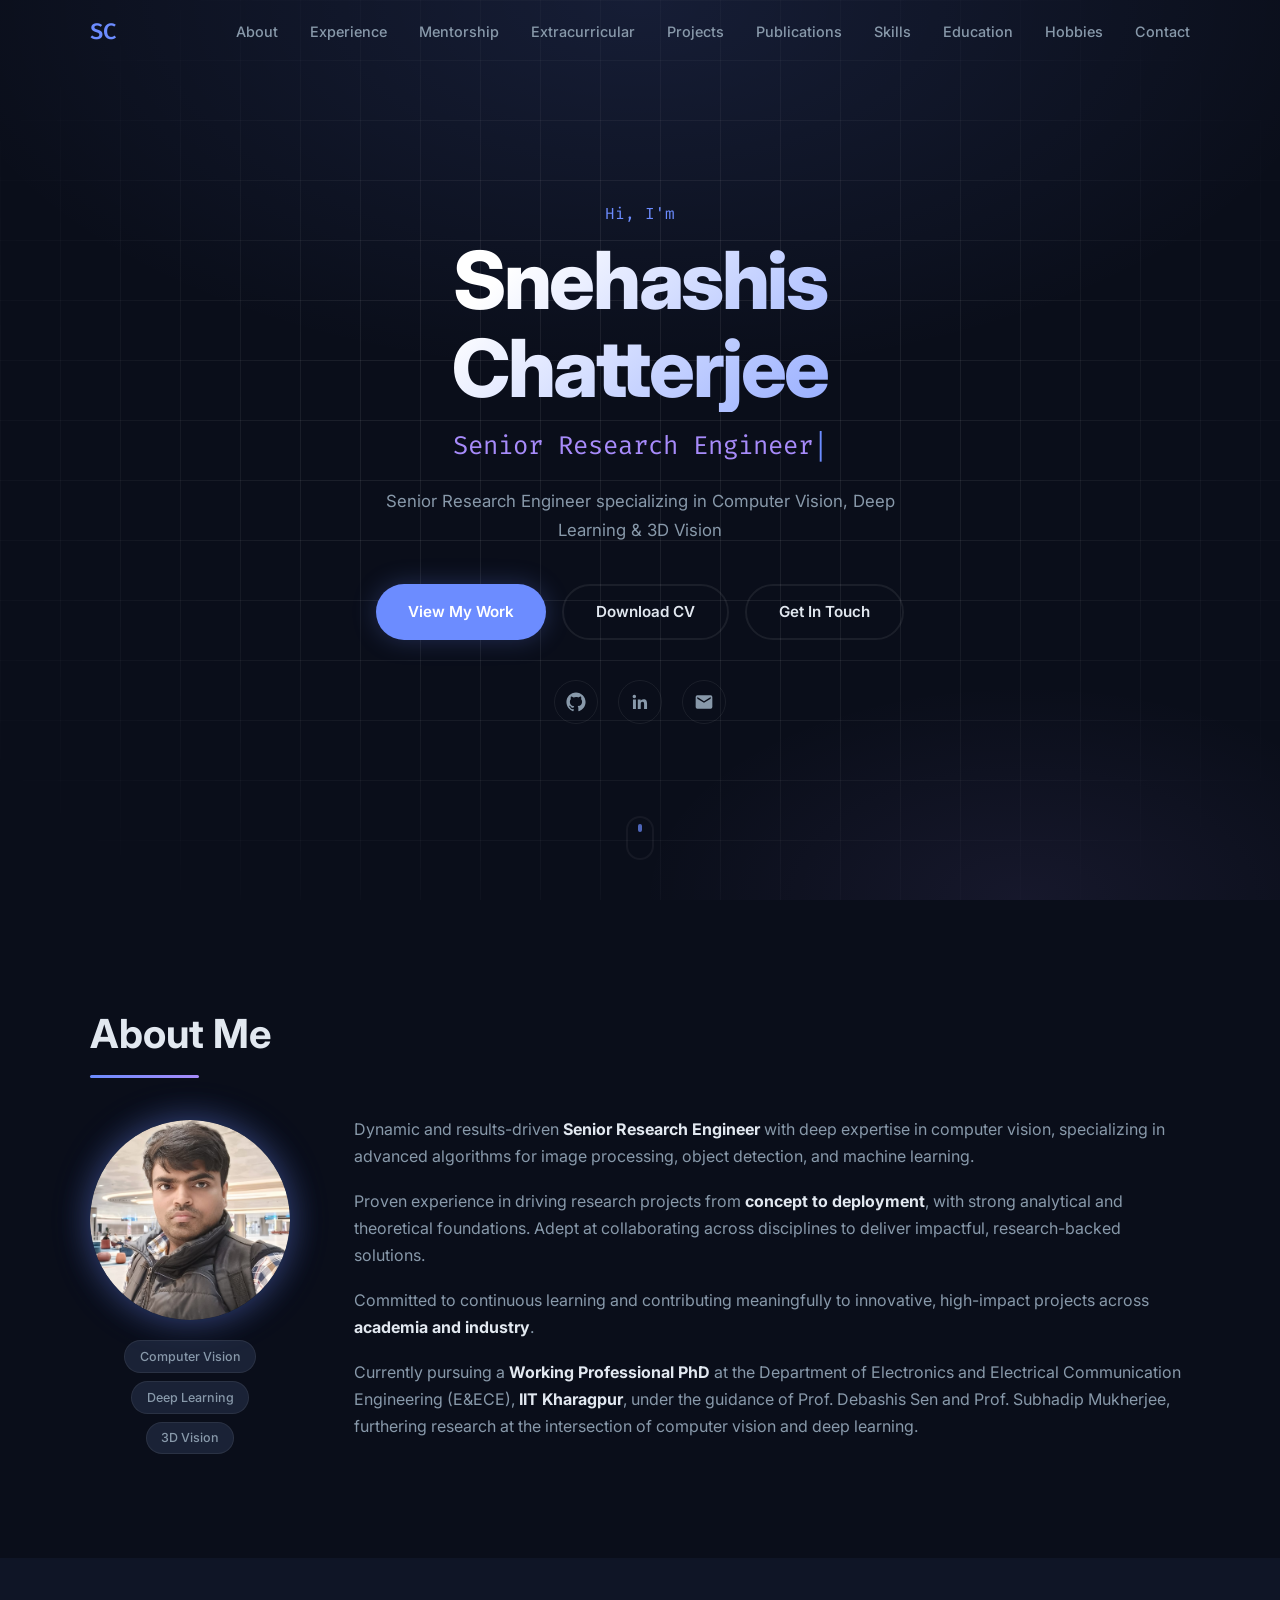
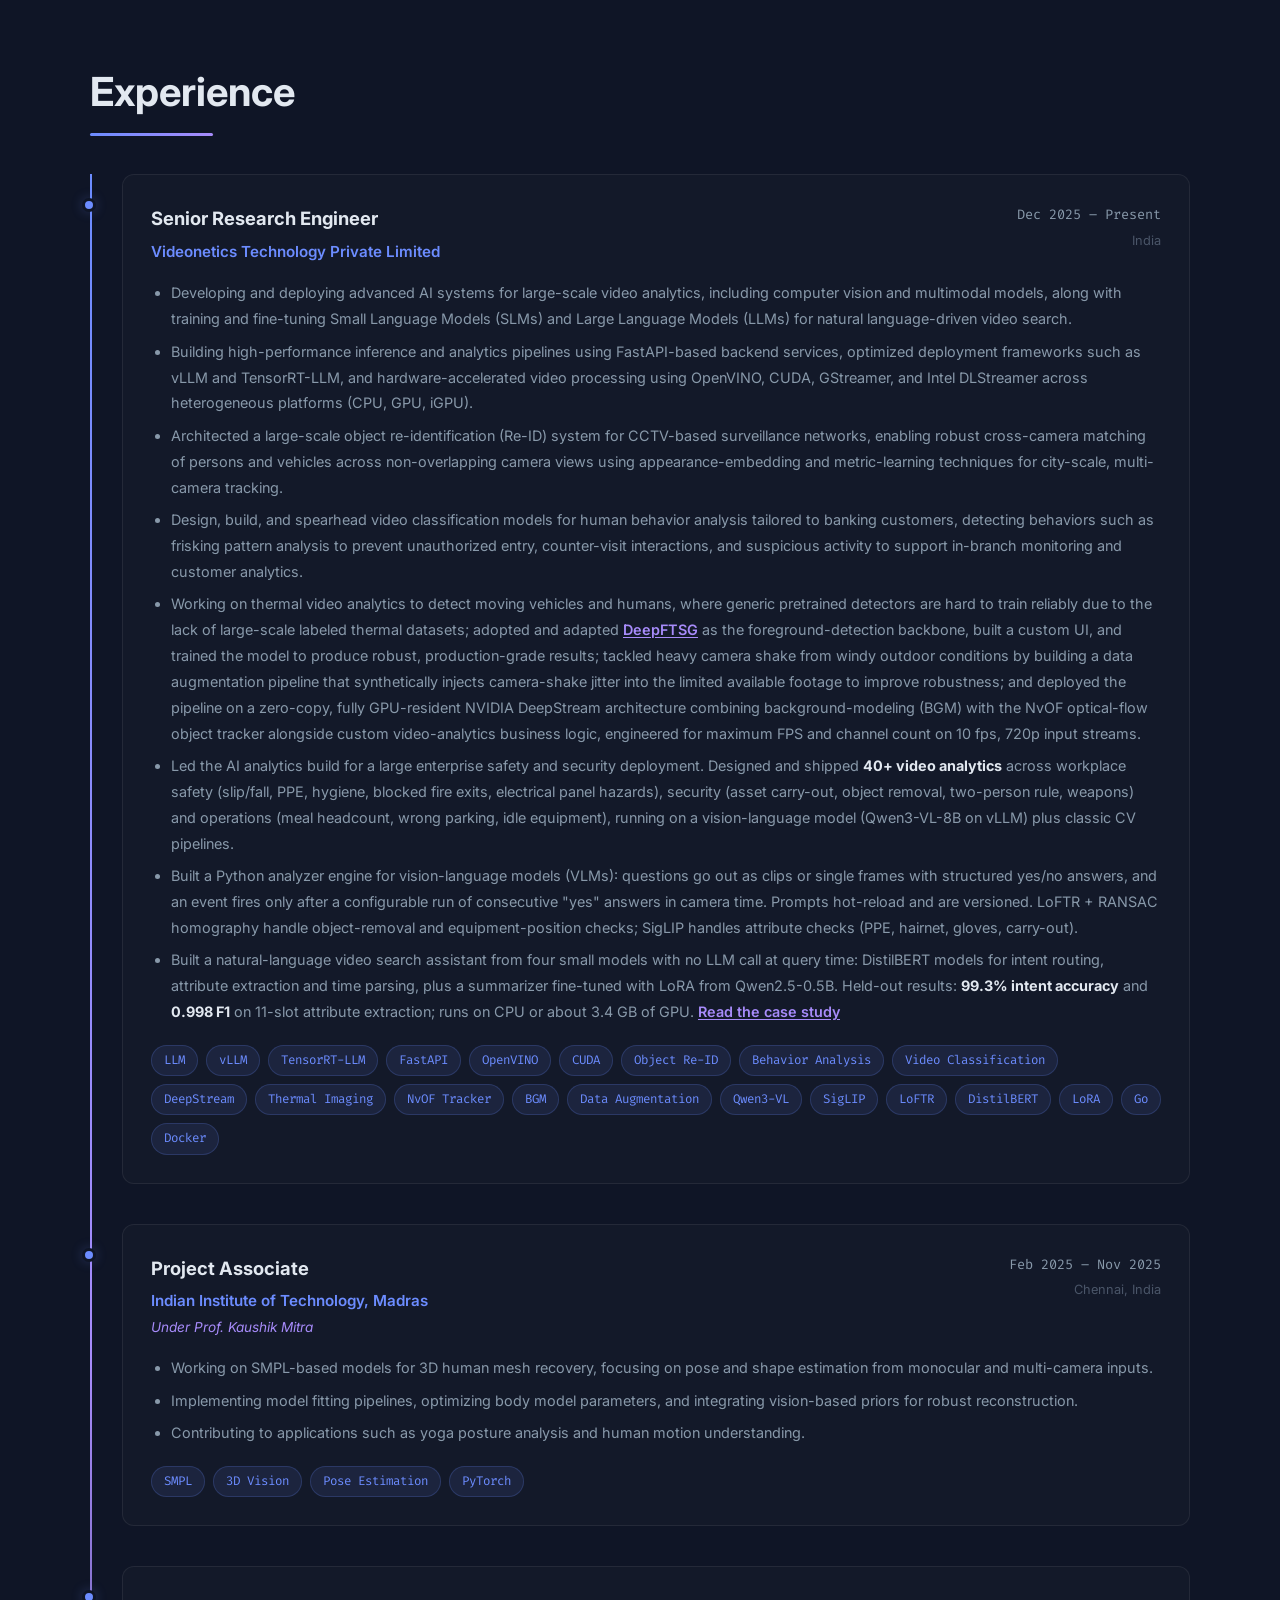
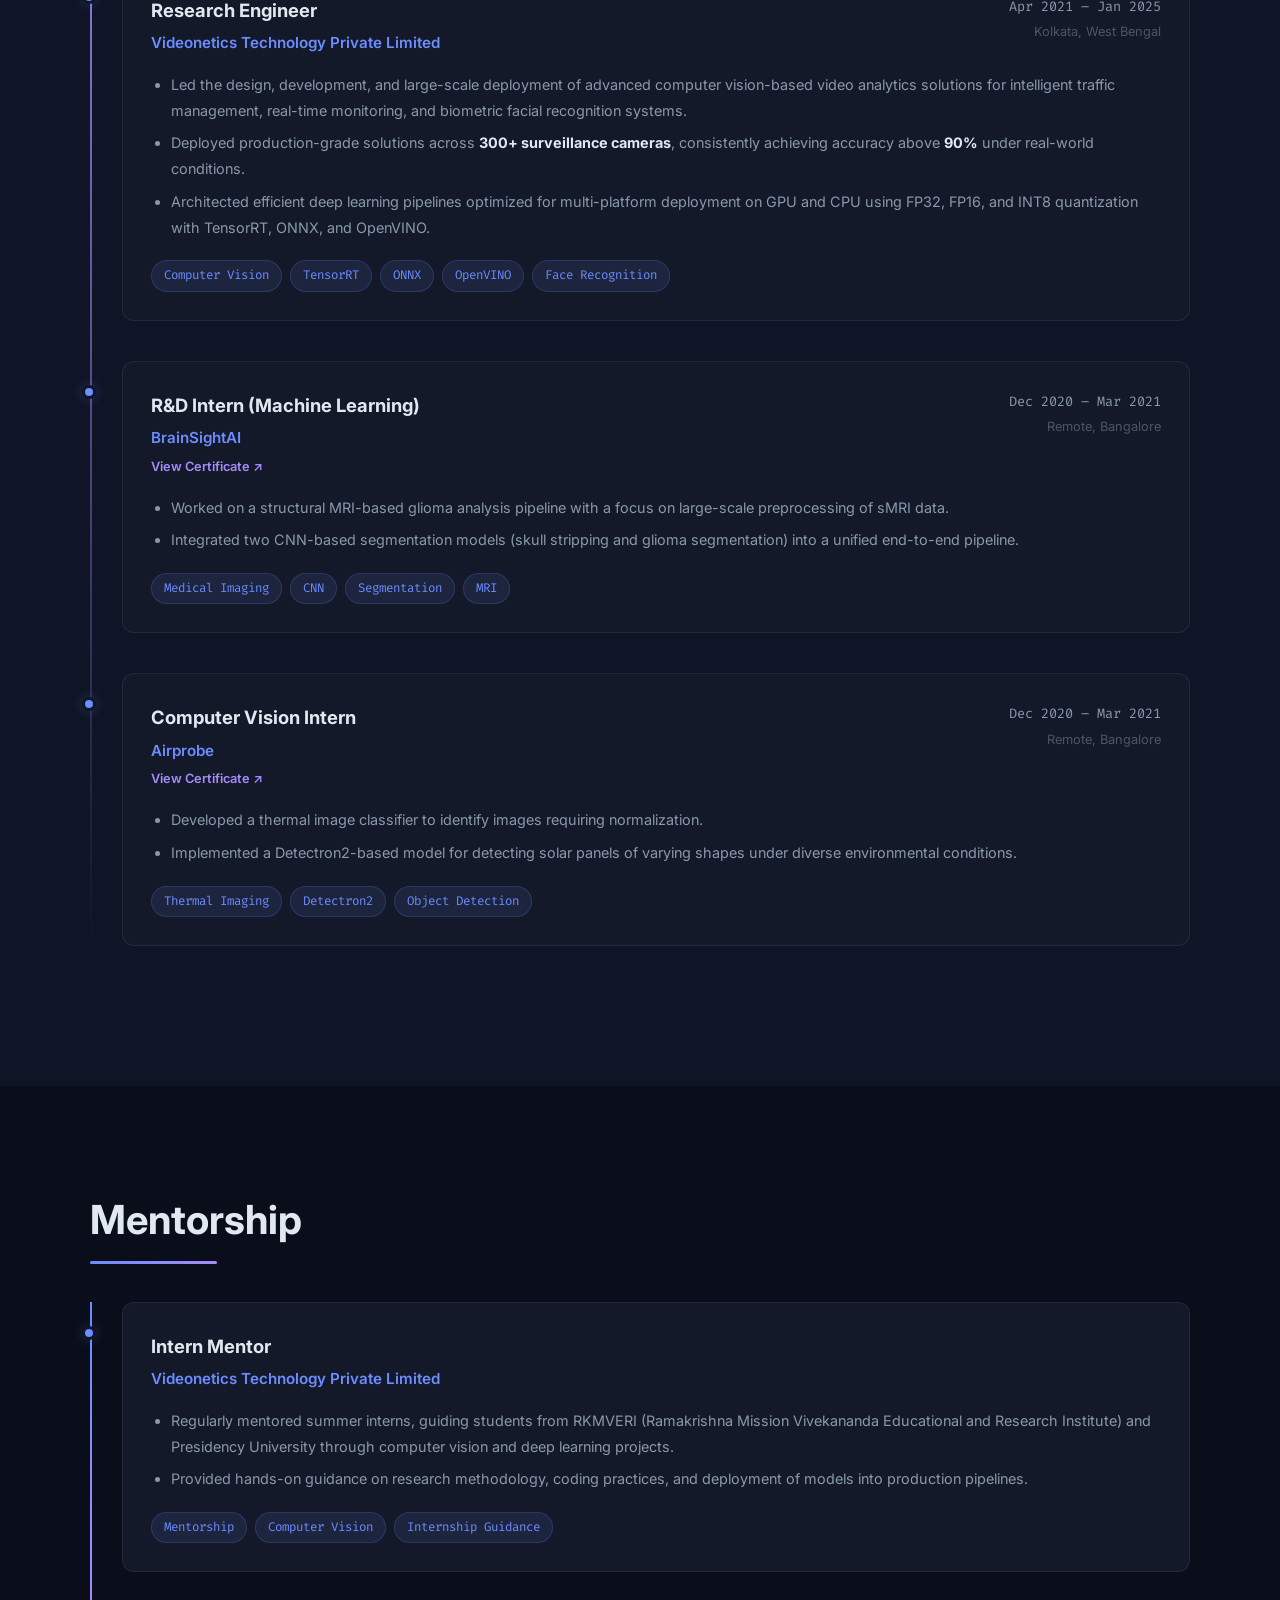
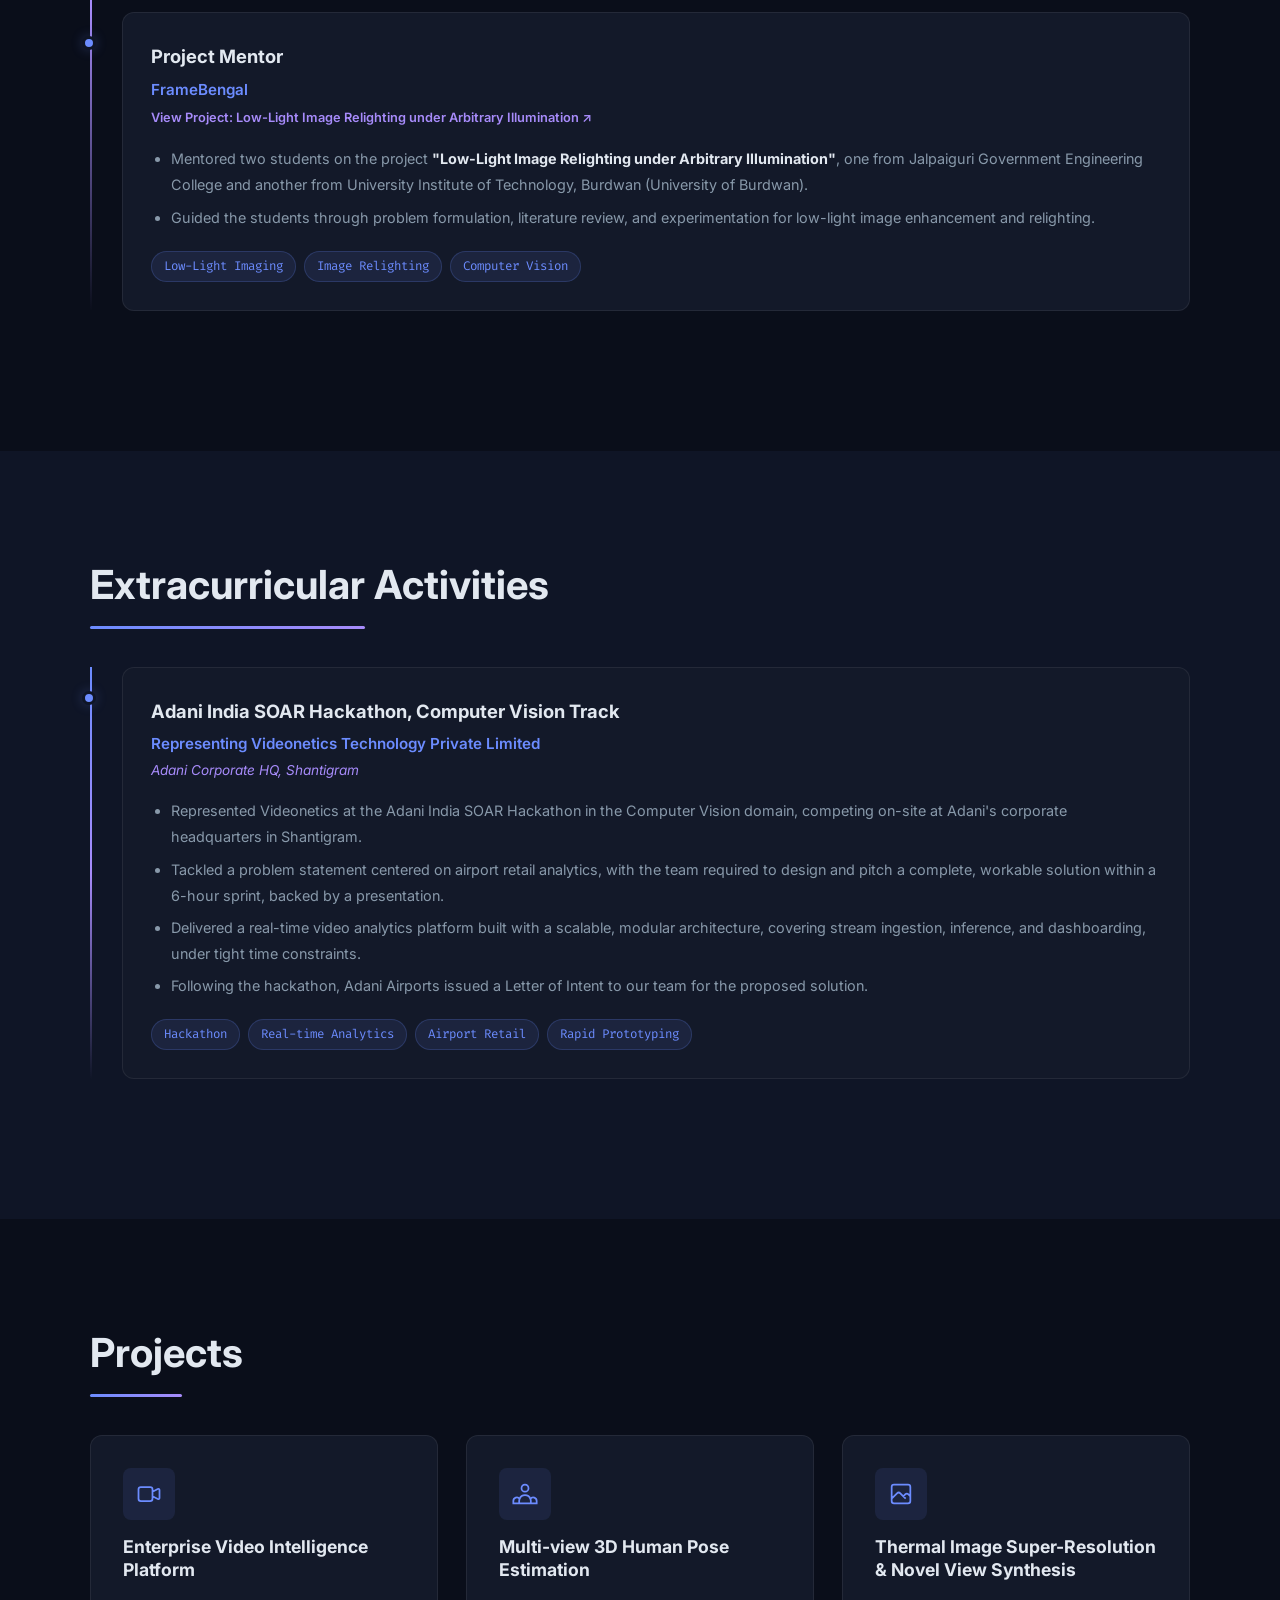
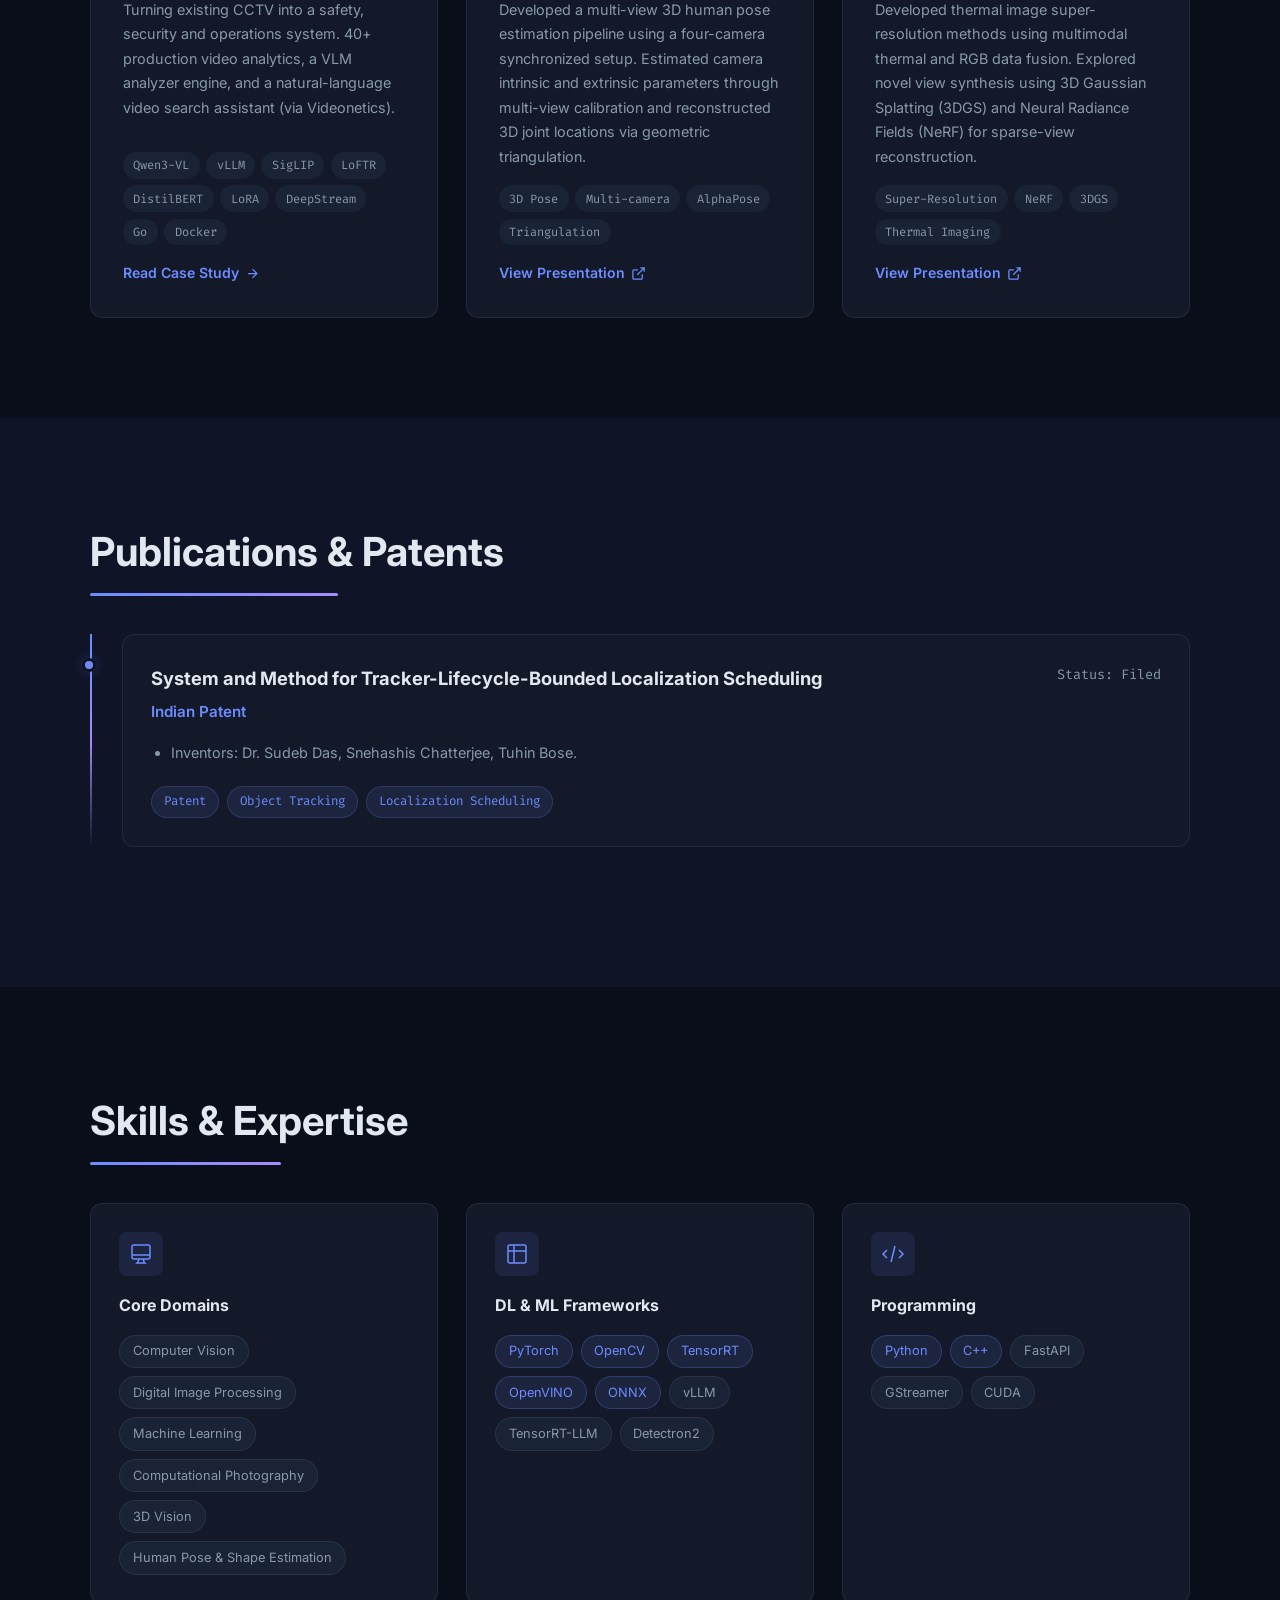
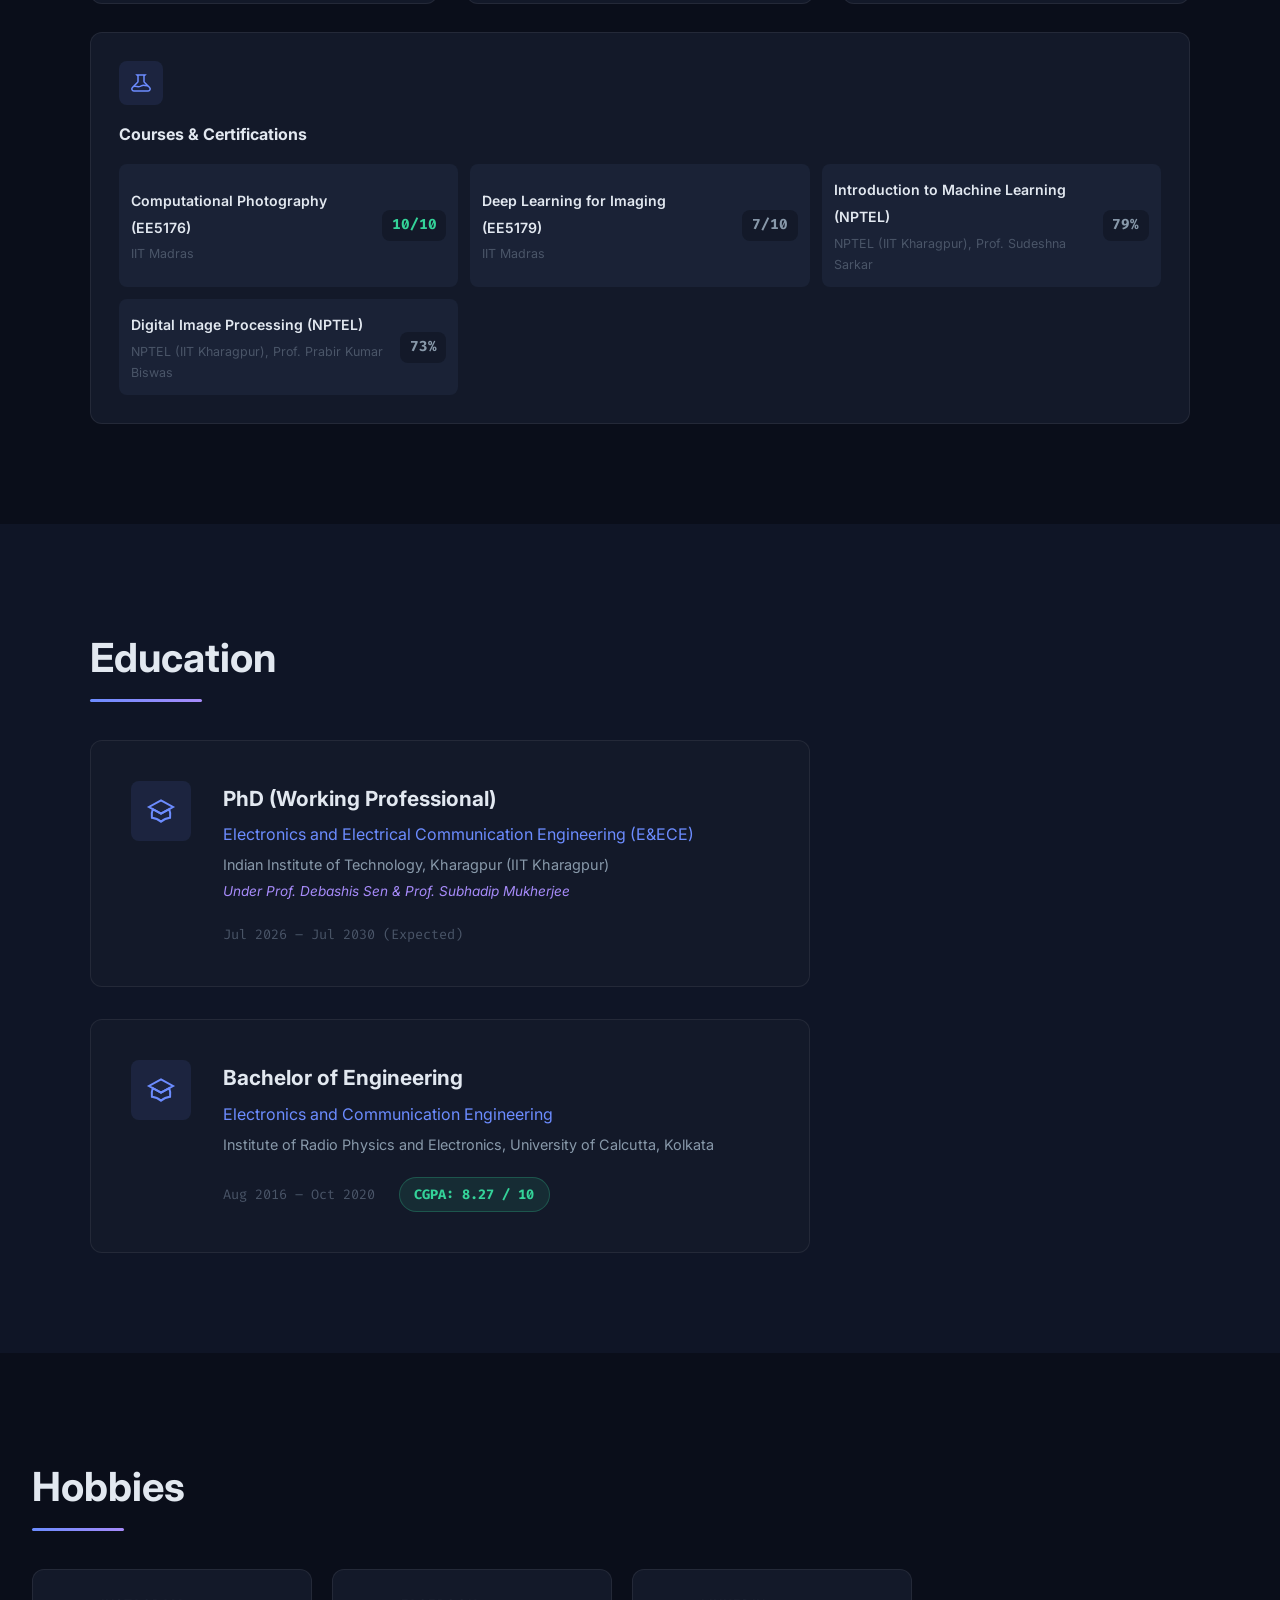
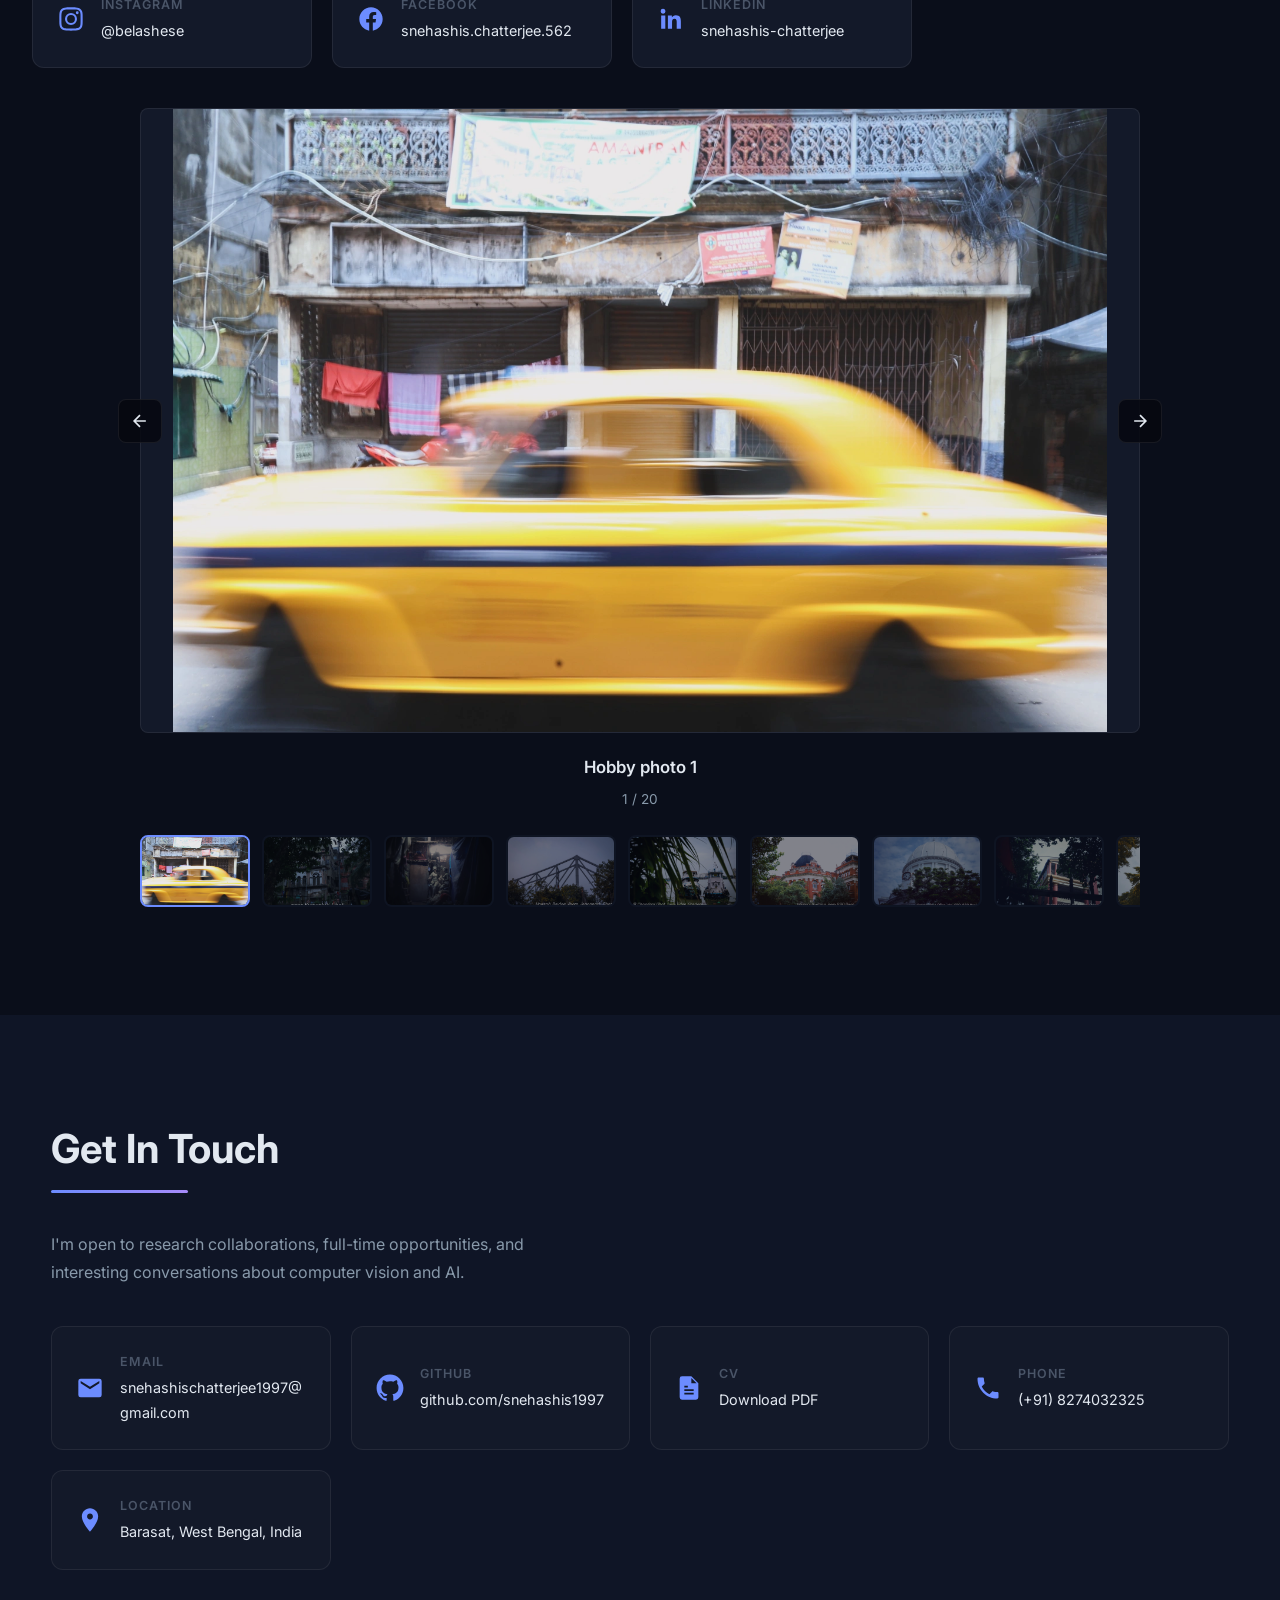
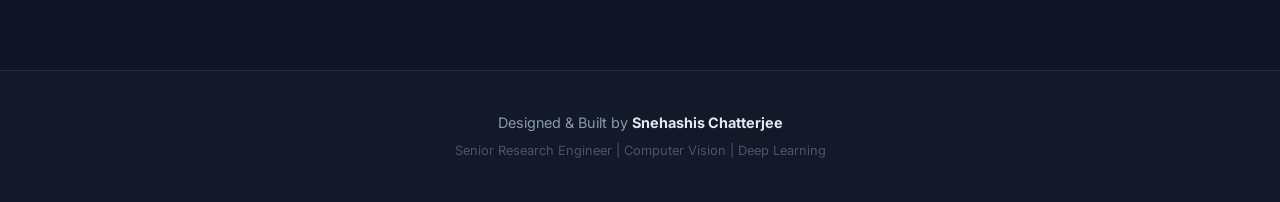
<file: index.html>
<!DOCTYPE html>
<html lang="en">
<head>
  <meta charset="UTF-8" />
  <meta name="viewport" content="width=device-width, initial-scale=1.0" />
  <title>Snehashis Chatterjee | Senior Research Engineer</title>
  <link rel="stylesheet" href="style.css" />
  <link rel="icon" href="data:image/svg+xml,%3Csvg xmlns=%27http://www.w3.org/2000/svg%27 viewBox=%270 0 32 32%27%3E%3Crect width=%2732%27 height=%2732%27 rx=%276%27 fill=%27%230b0f1a%27/%3E%3Ctext x=%2716%27 y=%2722%27 font-family=%27Arial,sans-serif%27 font-size=%2715%27 font-weight=%27700%27 fill=%27%236c8cff%27 text-anchor=%27middle%27%3ESC%3C/text%3E%3C/svg%3E" />
  <link rel="preconnect" href="https://fonts.googleapis.com" />
  <link rel="preconnect" href="https://fonts.gstatic.com" crossorigin />
  <link href="https://fonts.googleapis.com/css2?family=Inter:wght@300;400;500;600;700&family=Fira+Code:wght@400;500&display=swap" rel="stylesheet" />
</head>
<body>

  <!-- ========== NAV ========== -->
  <nav id="navbar">
    <div class="nav-container">
      <a class="nav-logo" href="#hero">SC</a>
      <button class="hamburger" id="hamburger" aria-label="Toggle menu">
        <span></span><span></span><span></span>
      </button>
      <ul class="nav-links" id="nav-links">
        <li><a href="#about">About</a></li>
        <li><a href="#experience">Experience</a></li>
        <li><a href="#mentorship">Mentorship</a></li>
        <li><a href="#extracurricular">Extracurricular</a></li>
        <li><a href="#projects">Projects</a></li>
        <li><a href="#publications">Publications</a></li>
        <li><a href="#skills">Skills</a></li>
        <li><a href="#education">Education</a></li>
        <li><a href="#hobbies">Hobbies</a></li>
        <li><a href="#contact">Contact</a></li>
      </ul>
    </div>
  </nav>

  <!-- ========== HERO ========== -->
  <section id="hero">
    <div class="hero-bg"></div>
    <div class="hero-content">
      <p class="hero-greeting">Hi, I'm</p>
      <h1 class="hero-name">Snehashis Chatterjee</h1>
      <h2 class="hero-title">
        <span class="typed-text" id="typed"></span><span class="cursor">|</span>
      </h2>
      <p class="hero-sub">
        Senior Research Engineer specializing in Computer Vision, Deep Learning &amp; 3D Vision
      </p>
      <div class="hero-btns">
        <a href="#experience" class="btn btn-primary">View My Work</a>
        <a href="Snehashis_Chatterjee_Resume_Current.pdf" target="_blank" rel="noopener" class="btn btn-outline">Download CV</a>
        <a href="#contact" class="btn btn-outline">Get In Touch</a>
      </div>
      <div class="hero-socials">
        <a href="https://github.com/snehashis1997" target="_blank" rel="noopener" aria-label="GitHub">
          <svg viewBox="0 0 24 24" fill="currentColor"><path d="M12 .5C5.65.5.5 5.65.5 12c0 5.1 3.29 9.43 7.86 10.96.57.1.78-.25.78-.55v-1.93c-3.19.69-3.87-1.54-3.87-1.54-.52-1.33-1.27-1.68-1.27-1.68-1.04-.71.08-.7.08-.7 1.15.08 1.75 1.18 1.75 1.18 1.02 1.74 2.68 1.24 3.33.95.1-.74.4-1.24.72-1.53-2.55-.29-5.23-1.27-5.23-5.67 0-1.25.45-2.28 1.18-3.08-.12-.29-.51-1.46.11-3.04 0 0 .96-.31 3.15 1.17a10.93 10.93 0 0 1 2.87-.39c.97 0 1.95.13 2.87.39 2.18-1.48 3.14-1.17 3.14-1.17.63 1.58.24 2.75.12 3.04.74.8 1.18 1.83 1.18 3.08 0 4.41-2.69 5.38-5.25 5.66.41.36.78 1.06.78 2.13v3.16c0 .3.2.66.79.55C20.21 21.43 23.5 17.1 23.5 12 23.5 5.65 18.35.5 12 .5z"/></svg>
        </a>
        <a href="https://www.linkedin.com/in/snehashis-chatterjee-576368123/" target="_blank" rel="noopener" aria-label="LinkedIn">
          <svg viewBox="0 0 24 24" fill="currentColor"><path d="M20.45 20.45h-3.56v-5.57c0-1.33-.03-3.04-1.85-3.04-1.85 0-2.14 1.45-2.14 2.94v5.67H9.34V9h3.41v1.56h.05c.48-.9 1.64-1.85 3.38-1.85 3.61 0 4.28 2.38 4.28 5.47v6.27zM5.34 7.43a2.07 2.07 0 1 1 0-4.13 2.07 2.07 0 0 1 0 4.13zM7.12 20.45H3.56V9h3.56v11.45z"/></svg>
        </a>
        <a href="mailto:snehashischatterjee1997@gmail.com" aria-label="Email">
          <svg viewBox="0 0 24 24" fill="currentColor"><path d="M20 4H4a2 2 0 0 0-2 2v12a2 2 0 0 0 2 2h16a2 2 0 0 0 2-2V6a2 2 0 0 0-2-2zm0 4-8 5-8-5V6l8 5 8-5v2z"/></svg>
        </a>
      </div>
    </div>
    <div class="scroll-indicator">
      <div class="scroll-dot"></div>
    </div>
  </section>

  <!-- ========== ABOUT ========== -->
  <section id="about" class="section">
    <div class="container">
      <h2 class="section-title">About Me</h2>
      <div class="about-grid">
        <div class="about-avatar">
          <div class="avatar-ring">
            <img src="cropped_circle_image.png" alt="Snehashis Chatterjee" class="avatar-img" />
          </div>
          <div class="avatar-badges">
            <span class="badge">Computer Vision</span>
            <span class="badge">Deep Learning</span>
            <span class="badge">3D Vision</span>
          </div>
        </div>
        <div class="about-text">
          <p>
            Dynamic and results-driven <strong>Senior Research Engineer</strong> with deep expertise in
            computer vision, specializing in advanced algorithms for image processing, object
            detection, and machine learning.
          </p>
          <p>
            Proven experience in driving research projects from <strong>concept to deployment</strong>,
            with strong analytical and theoretical foundations. Adept at collaborating across
            disciplines to deliver impactful, research-backed solutions.
          </p>
          <p>
            Committed to continuous learning and contributing meaningfully to innovative,
            high-impact projects across <strong>academia and industry</strong>.
          </p>
          <p>
            Currently pursuing a <strong>Working Professional PhD</strong> at the Department of
            Electronics and Electrical Communication Engineering (E&amp;ECE),
            <strong>IIT Kharagpur</strong>, under the guidance of Prof. Debashis Sen and
            Prof. Subhadip Mukherjee, furthering research at the intersection of computer
            vision and deep learning.
          </p>
        </div>
      </div>
    </div>
  </section>

  <!-- ========== EXPERIENCE ========== -->
  <section id="experience" class="section section-alt">
    <div class="container">
      <h2 class="section-title">Experience</h2>
      <div class="timeline">

        <div class="timeline-item" data-aos>
          <div class="timeline-dot"></div>
          <div class="timeline-card">
            <div class="card-header">
              <div>
                <h3 class="card-title">Senior Research Engineer</h3>
                <p class="card-company">Videonetics Technology Private Limited</p>
              </div>
              <div class="card-meta">
                <span class="card-date">Dec 2025 – Present</span>
                <span class="card-location">India</span>
              </div>
            </div>
            <ul class="card-list">
              <li>Developing and deploying advanced AI systems for large-scale video analytics, including computer vision and multimodal models, along with training and fine-tuning Small Language Models (SLMs) and Large Language Models (LLMs) for natural language-driven video search.</li>
              <li>Building high-performance inference and analytics pipelines using FastAPI-based backend services, optimized deployment frameworks such as vLLM and TensorRT-LLM, and hardware-accelerated video processing using OpenVINO, CUDA, GStreamer, and Intel DLStreamer across heterogeneous platforms (CPU, GPU, iGPU).</li>
              <li>Architected a large-scale object re-identification (Re-ID) system for CCTV-based surveillance networks, enabling robust cross-camera matching of persons and vehicles across non-overlapping camera views using appearance-embedding and metric-learning techniques for city-scale, multi-camera tracking.</li>
              <li>Design, build, and spearhead video classification models for human behavior analysis tailored to banking customers, detecting behaviors such as frisking pattern analysis to prevent unauthorized entry, counter-visit interactions, and suspicious activity to support in-branch monitoring and customer analytics.</li>
              <li>Working on thermal video analytics to detect moving vehicles and humans, where generic pretrained detectors are hard to train reliably due to the lack of large-scale labeled thermal datasets; adopted and adapted <a href="https://github.com/CIVA-Lab/DeepFTSG" target="_blank" rel="noopener">DeepFTSG</a> as the foreground-detection backbone, built a custom UI, and trained the model to produce robust, production-grade results; tackled heavy camera shake from windy outdoor conditions by building a data augmentation pipeline that synthetically injects camera-shake jitter into the limited available footage to improve robustness; and deployed the pipeline on a zero-copy, fully GPU-resident NVIDIA DeepStream architecture combining background-modeling (BGM) with the NvOF optical-flow object tracker alongside custom video-analytics business logic, engineered for maximum FPS and channel count on 10 fps, 720p input streams.</li>
              <li>Led the AI analytics build for a large enterprise safety and security deployment. Designed and shipped <strong>40+ video analytics</strong> across workplace safety (slip/fall, PPE, hygiene, blocked fire exits, electrical panel hazards), security (asset carry-out, object removal, two-person rule, weapons) and operations (meal headcount, wrong parking, idle equipment), running on a vision-language model (Qwen3-VL-8B on vLLM) plus classic CV pipelines.</li>
              <li>Built a Python analyzer engine for vision-language models (VLMs): questions go out as clips or single frames with structured yes/no answers, and an event fires only after a configurable run of consecutive "yes" answers in camera time. Prompts hot-reload and are versioned. LoFTR + RANSAC homography handle object-removal and equipment-position checks; SigLIP handles attribute checks (PPE, hairnet, gloves, carry-out).</li>
              <li>Built a natural-language video search assistant from four small models with no LLM call at query time: DistilBERT models for intent routing, attribute extraction and time parsing, plus a summarizer fine-tuned with LoRA from Qwen2.5-0.5B. Held-out results: <strong>99.3% intent accuracy</strong> and <strong>0.998 F1</strong> on 11-slot attribute extraction; runs on CPU or about 3.4 GB of GPU. <a href="enterprise-video-intelligence.html">Read the case study</a></li>
            </ul>
            <div class="card-tags">
              <span>LLM</span><span>vLLM</span><span>TensorRT-LLM</span><span>FastAPI</span><span>OpenVINO</span><span>CUDA</span><span>Object Re-ID</span><span>Behavior Analysis</span><span>Video Classification</span><span>DeepStream</span><span>Thermal Imaging</span><span>NvOF Tracker</span><span>BGM</span><span>Data Augmentation</span><span>Qwen3-VL</span><span>SigLIP</span><span>LoFTR</span><span>DistilBERT</span><span>LoRA</span><span>Go</span><span>Docker</span>
            </div>
          </div>
        </div>

        <div class="timeline-item" data-aos>
          <div class="timeline-dot"></div>
          <div class="timeline-card">
            <div class="card-header">
              <div>
                <h3 class="card-title">Project Associate</h3>
                <p class="card-company">Indian Institute of Technology, Madras</p>
                <p class="card-supervisor">Under Prof. Kaushik Mitra</p>
              </div>
              <div class="card-meta">
                <span class="card-date">Feb 2025 – Nov 2025</span>
                <span class="card-location">Chennai, India</span>
              </div>
            </div>
            <ul class="card-list">
              <li>Working on SMPL-based models for 3D human mesh recovery, focusing on pose and shape estimation from monocular and multi-camera inputs.</li>
              <li>Implementing model fitting pipelines, optimizing body model parameters, and integrating vision-based priors for robust reconstruction.</li>
              <li>Contributing to applications such as yoga posture analysis and human motion understanding.</li>
            </ul>
            <div class="card-tags">
              <span>SMPL</span><span>3D Vision</span><span>Pose Estimation</span><span>PyTorch</span>
            </div>
          </div>
        </div>

        <div class="timeline-item" data-aos>
          <div class="timeline-dot"></div>
          <div class="timeline-card">
            <div class="card-header">
              <div>
                <h3 class="card-title">Research Engineer</h3>
                <p class="card-company">Videonetics Technology Private Limited</p>
              </div>
              <div class="card-meta">
                <span class="card-date">Apr 2021 – Jan 2025</span>
                <span class="card-location">Kolkata, West Bengal</span>
              </div>
            </div>
            <ul class="card-list">
              <li>Led the design, development, and large-scale deployment of advanced computer vision-based video analytics solutions for intelligent traffic management, real-time monitoring, and biometric facial recognition systems.</li>
              <li>Deployed production-grade solutions across <strong>300+ surveillance cameras</strong>, consistently achieving accuracy above <strong>90%</strong> under real-world conditions.</li>
              <li>Architected efficient deep learning pipelines optimized for multi-platform deployment on GPU and CPU using FP32, FP16, and INT8 quantization with TensorRT, ONNX, and OpenVINO.</li>
            </ul>
            <div class="card-tags">
              <span>Computer Vision</span><span>TensorRT</span><span>ONNX</span><span>OpenVINO</span><span>Face Recognition</span>
            </div>
          </div>
        </div>

        <div class="timeline-item" data-aos>
          <div class="timeline-dot"></div>
          <div class="timeline-card">
            <div class="card-header">
              <div>
                <h3 class="card-title">R&amp;D Intern (Machine Learning)</h3>
                <p class="card-company">BrainSightAI</p>
                <a href="certificates/brainsightai-internship-certificate.pdf" target="_blank" rel="noopener" class="card-cert-link">View Certificate ↗</a>
              </div>
              <div class="card-meta">
                <span class="card-date">Dec 2020 – Mar 2021</span>
                <span class="card-location">Remote, Bangalore</span>
              </div>
            </div>
            <ul class="card-list">
              <li>Worked on a structural MRI-based glioma analysis pipeline with a focus on large-scale preprocessing of sMRI data.</li>
              <li>Integrated two CNN-based segmentation models (skull stripping and glioma segmentation) into a unified end-to-end pipeline.</li>
            </ul>
            <div class="card-tags">
              <span>Medical Imaging</span><span>CNN</span><span>Segmentation</span><span>MRI</span>
            </div>
          </div>
        </div>

        <div class="timeline-item" data-aos>
          <div class="timeline-dot"></div>
          <div class="timeline-card">
            <div class="card-header">
              <div>
                <h3 class="card-title">Computer Vision Intern</h3>
                <p class="card-company">Airprobe</p>
                <a href="certificates/airprobe-internship-certificate.pdf" target="_blank" rel="noopener" class="card-cert-link">View Certificate ↗</a>
              </div>
              <div class="card-meta">
                <span class="card-date">Dec 2020 – Mar 2021</span>
                <span class="card-location">Remote, Bangalore</span>
              </div>
            </div>
            <ul class="card-list">
              <li>Developed a thermal image classifier to identify images requiring normalization.</li>
              <li>Implemented a Detectron2-based model for detecting solar panels of varying shapes under diverse environmental conditions.</li>
            </ul>
            <div class="card-tags">
              <span>Thermal Imaging</span><span>Detectron2</span><span>Object Detection</span>
            </div>
          </div>
        </div>

      </div>
    </div>
  </section>

  <!-- ========== MENTORSHIP ========== -->
  <section id="mentorship" class="section">
    <div class="container">
      <h2 class="section-title">Mentorship</h2>
      <div class="timeline">

        <div class="timeline-item" data-aos>
          <div class="timeline-dot"></div>
          <div class="timeline-card">
            <div class="card-header">
              <div>
                <h3 class="card-title">Intern Mentor</h3>
                <p class="card-company">Videonetics Technology Private Limited</p>
              </div>
            </div>
            <ul class="card-list">
              <li>Regularly mentored summer interns, guiding students from RKMVERI (Ramakrishna Mission Vivekananda Educational and Research Institute) and Presidency University through computer vision and deep learning projects.</li>
              <li>Provided hands-on guidance on research methodology, coding practices, and deployment of models into production pipelines.</li>
            </ul>
            <div class="card-tags">
              <span>Mentorship</span><span>Computer Vision</span><span>Internship Guidance</span>
            </div>
          </div>
        </div>

        <div class="timeline-item" data-aos>
          <div class="timeline-dot"></div>
          <div class="timeline-card">
            <div class="card-header">
              <div>
                <h3 class="card-title">Project Mentor</h3>
                <a href="https://framebengal.com/" target="_blank" rel="noopener" class="card-company" style="display:block;">FrameBengal</a>
                <a href="https://framebengal.com/onlineproject" target="_blank" rel="noopener" class="card-cert-link">View Project: Low-Light Image Relighting under Arbitrary Illumination ↗</a>
              </div>
            </div>
            <ul class="card-list">
              <li>Mentored two students on the project <strong>"Low-Light Image Relighting under Arbitrary Illumination"</strong>, one from Jalpaiguri Government Engineering College and another from University Institute of Technology, Burdwan (University of Burdwan).</li>
              <li>Guided the students through problem formulation, literature review, and experimentation for low-light image enhancement and relighting.</li>
            </ul>
            <div class="card-tags">
              <span>Low-Light Imaging</span><span>Image Relighting</span><span>Computer Vision</span>
            </div>
          </div>
        </div>

      </div>
    </div>
  </section>

  <!-- ========== EXTRACURRICULAR ========== -->
  <section id="extracurricular" class="section section-alt">
    <div class="container">
      <h2 class="section-title">Extracurricular Activities</h2>
      <div class="timeline">

        <div class="timeline-item" data-aos>
          <div class="timeline-dot"></div>
          <div class="timeline-card">
            <div class="card-header">
              <div>
                <h3 class="card-title">Adani India SOAR Hackathon, Computer Vision Track</h3>
                <p class="card-company">Representing Videonetics Technology Private Limited</p>
                <p class="card-supervisor">Adani Corporate HQ, Shantigram</p>
              </div>
            </div>
            <ul class="card-list">
              <li>Represented Videonetics at the Adani India SOAR Hackathon in the Computer Vision domain, competing on-site at Adani's corporate headquarters in Shantigram.</li>
              <li>Tackled a problem statement centered on airport retail analytics, with the team required to design and pitch a complete, workable solution within a 6-hour sprint, backed by a presentation.</li>
              <li>Delivered a real-time video analytics platform built with a scalable, modular architecture, covering stream ingestion, inference, and dashboarding, under tight time constraints.</li>
              <li>Following the hackathon, Adani Airports issued a Letter of Intent to our team for the proposed solution.</li>
            </ul>
            <div class="card-tags">
              <span>Hackathon</span><span>Real-time Analytics</span><span>Airport Retail</span><span>Rapid Prototyping</span>
            </div>
          </div>
        </div>

      </div>
    </div>
  </section>

  <!-- ========== PROJECTS ========== -->
  <section id="projects" class="section">
    <div class="container">
      <h2 class="section-title">Projects</h2>
      <div class="projects-grid">

        <div class="project-card" data-aos>
          <div class="project-icon">
            <svg viewBox="0 0 24 24" fill="none" stroke="currentColor" stroke-width="1.5"><path d="M15 10l4.553-2.276A1 1 0 0 1 21 8.618v6.764a1 1 0 0 1-1.447.894L15 14M5 18h8a2 2 0 0 0 2-2V8a2 2 0 0 0-2-2H5a2 2 0 0 0-2 2v8a2 2 0 0 0 2 2z"/></svg>
          </div>
          <h3>Enterprise Video Intelligence Platform</h3>
          <p>Turning existing CCTV into a safety, security and operations system. 40+ production video analytics, a VLM analyzer engine, and a natural-language video search assistant (via Videonetics).</p>
          <div class="project-tags">
            <span>Qwen3-VL</span><span>vLLM</span><span>SigLIP</span><span>LoFTR</span><span>DistilBERT</span><span>LoRA</span><span>DeepStream</span><span>Go</span><span>Docker</span>
          </div>
          <a href="enterprise-video-intelligence.html" class="project-link">
            Read Case Study
            <svg viewBox="0 0 24 24" fill="none" stroke="currentColor" stroke-width="2"><path d="M5 12h14M12 5l7 7-7 7"/></svg>
          </a>
        </div>

        <div class="project-card" data-aos>
          <div class="project-icon">
            <svg viewBox="0 0 24 24" fill="none" stroke="currentColor" stroke-width="1.5"><path d="M17 20h5v-2a3 3 0 0 0-5.356-1.857M17 20H7m10 0v-2c0-.656-.126-1.283-.356-1.857M7 20H2v-2a3 3 0 0 1 5.356-1.857M7 20v-2c0-.656.126-1.283.356-1.857m0 0a5.002 5.002 0 0 1 9.288 0M15 7a3 3 0 1 1-6 0 3 3 0 0 1 6 0z"/></svg>
          </div>
          <h3>Multi-view 3D Human Pose Estimation</h3>
          <p>Developed a multi-view 3D human pose estimation pipeline using a four-camera synchronized setup. Estimated camera intrinsic and extrinsic parameters through multi-view calibration and reconstructed 3D joint locations via geometric triangulation.</p>
          <div class="project-tags">
            <span>3D Pose</span><span>Multi-camera</span><span>AlphaPose</span><span>Triangulation</span>
          </div>
          <a href="https://docs.google.com/presentation/d/1QWV2RuU1GesxKP5FIV0GTyDB1v77gxk6S1l0m9DJWH8/edit?usp=sharing" target="_blank" rel="noopener" class="project-link">
            View Presentation
            <svg viewBox="0 0 24 24" fill="none" stroke="currentColor" stroke-width="2"><path d="M18 13v6a2 2 0 0 1-2 2H5a2 2 0 0 1-2-2V8a2 2 0 0 1 2-2h6M15 3h6v6M10 14 21 3"/></svg>
          </a>
        </div>

        <div class="project-card" data-aos>
          <div class="project-icon">
            <svg viewBox="0 0 24 24" fill="none" stroke="currentColor" stroke-width="1.5"><path d="M4 16l4.586-4.586a2 2 0 0 1 2.828 0L16 16m-2-2 1.586-1.586a2 2 0 0 1 2.828 0L20 14m-6-6h.01M6 20h12a2 2 0 0 0 2-2V6a2 2 0 0 0-2-2H6a2 2 0 0 0-2 2v12a2 2 0 0 0 2 2z"/></svg>
          </div>
          <h3>Thermal Image Super-Resolution &amp; Novel View Synthesis</h3>
          <p>Developed thermal image super-resolution methods using multimodal thermal and RGB data fusion. Explored novel view synthesis using 3D Gaussian Splatting (3DGS) and Neural Radiance Fields (NeRF) for sparse-view reconstruction.</p>
          <div class="project-tags">
            <span>Super-Resolution</span><span>NeRF</span><span>3DGS</span><span>Thermal Imaging</span>
          </div>
          <a href="https://docs.google.com/presentation/d/1qeuATmKWAjDfgen1d93gDSQA_SprEdkRSheuohy38oM/edit?usp=sharing" target="_blank" rel="noopener" class="project-link">
            View Presentation
            <svg viewBox="0 0 24 24" fill="none" stroke="currentColor" stroke-width="2"><path d="M18 13v6a2 2 0 0 1-2 2H5a2 2 0 0 1-2-2V8a2 2 0 0 1 2-2h6M15 3h6v6M10 14 21 3"/></svg>
          </a>
        </div>

      </div>
    </div>
  </section>

  <!-- ========== PUBLICATIONS ========== -->
  <section id="publications" class="section section-alt">
    <div class="container">
      <h2 class="section-title">Publications &amp; Patents</h2>
      <div class="timeline">

        <div class="timeline-item" data-aos>
          <div class="timeline-dot"></div>
          <div class="timeline-card">
            <div class="card-header">
              <div>
                <h3 class="card-title">System and Method for Tracker-Lifecycle-Bounded Localization Scheduling</h3>
                <p class="card-company">Indian Patent</p>
              </div>
              <div class="card-meta">
                <span class="card-date">Status: Filed</span>
              </div>
            </div>
            <ul class="card-list">
              <li>Inventors: Dr. Sudeb Das, Snehashis Chatterjee, Tuhin Bose.</li>
            </ul>
            <div class="card-tags">
              <span>Patent</span><span>Object Tracking</span><span>Localization Scheduling</span>
            </div>
          </div>
        </div>

      </div>
    </div>
  </section>

  <!-- ========== SKILLS ========== -->
  <section id="skills" class="section">
    <div class="container">
      <h2 class="section-title">Skills &amp; Expertise</h2>
      <div class="skills-grid">

        <div class="skill-group" data-aos>
          <div class="skill-group-icon">
            <svg viewBox="0 0 24 24" fill="none" stroke="currentColor" stroke-width="1.5"><path d="M9.75 17 9 20l-1 1h8l-1-1-.75-3M3 13h18M5 17h14a2 2 0 0 0 2-2V5a2 2 0 0 0-2-2H5a2 2 0 0 0-2 2v10a2 2 0 0 0 2 2z"/></svg>
          </div>
          <h3>Core Domains</h3>
          <div class="skill-tags">
            <span>Computer Vision</span>
            <span>Digital Image Processing</span>
            <span>Machine Learning</span>
            <span>Computational Photography</span>
            <span>3D Vision</span>
            <span>Human Pose &amp; Shape Estimation</span>
          </div>
        </div>

        <div class="skill-group" data-aos>
          <div class="skill-group-icon">
            <svg viewBox="0 0 24 24" fill="none" stroke="currentColor" stroke-width="1.5"><path d="M9 3H5a2 2 0 0 0-2 2v4m6-6h10a2 2 0 0 1 2 2v4M9 3v18m0 0h10a2 2 0 0 0 2-2V9M9 21H5a2 2 0 0 1-2-2V9m0 0h18"/></svg>
          </div>
          <h3>DL &amp; ML Frameworks</h3>
          <div class="skill-tags">
            <span class="highlight">PyTorch</span>
            <span class="highlight">OpenCV</span>
            <span class="highlight">TensorRT</span>
            <span class="highlight">OpenVINO</span>
            <span class="highlight">ONNX</span>
            <span>vLLM</span>
            <span>TensorRT-LLM</span>
            <span>Detectron2</span>
          </div>
        </div>

        <div class="skill-group" data-aos>
          <div class="skill-group-icon">
            <svg viewBox="0 0 24 24" fill="none" stroke="currentColor" stroke-width="1.5"><path d="M10 20l4-16m4 4 4 4-4 4M6 16l-4-4 4-4"/></svg>
          </div>
          <h3>Programming</h3>
          <div class="skill-tags">
            <span class="highlight">Python</span>
            <span class="highlight">C++</span>
            <span>FastAPI</span>
            <span>GStreamer</span>
            <span>CUDA</span>
          </div>
        </div>

        <div class="skill-group skill-group-wide" data-aos>
          <div class="skill-group-icon">
            <svg viewBox="0 0 24 24" fill="none" stroke="currentColor" stroke-width="1.5"><path d="M19.428 15.428a2 2 0 0 0-1.022-.547l-2.387-.477a6 6 0 0 0-3.86.517l-.318.158a6 6 0 0 1-3.86.517L6.05 15.21a2 2 0 0 0-1.806.547M8 4h8l-1 1v5.172a2 2 0 0 0 .586 1.414l5 5c1.26 1.26.367 3.414-1.415 3.414H4.828c-1.782 0-2.674-2.154-1.414-3.414l5-5A2 2 0 0 0 9 10.172V5L8 4z"/></svg>
          </div>
          <h3>Courses &amp; Certifications</h3>
          <div class="course-list">
            <div class="course-item">
              <div>
                <a href="courses/iitm-grade-card.pdf" target="_blank" rel="noopener" class="course-name">Computational Photography (EE5176)</a>
                <p class="course-inst">IIT Madras</p>
              </div>
              <span class="course-grade perfect">10/10</span>
            </div>
            <div class="course-item">
              <div>
                <a href="courses/iitm-grade-card.pdf" target="_blank" rel="noopener" class="course-name">Deep Learning for Imaging (EE5179)</a>
                <p class="course-inst">IIT Madras</p>
              </div>
              <span class="course-grade">7/10</span>
            </div>
            <div class="course-item">
              <div>
                <a href="courses/NOC26CS119S160200705.pdf" target="_blank" rel="noopener" class="course-name">Introduction to Machine Learning (NPTEL)</a>
                <p class="course-inst">NPTEL (IIT Kharagpur), Prof. Sudeshna Sarkar</p>
              </div>
              <span class="course-grade">79%</span>
            </div>
            <div class="course-item">
              <div>
                <a href="courses/NOC26EE178S858205158.pdf" target="_blank" rel="noopener" class="course-name">Digital Image Processing (NPTEL)</a>
                <p class="course-inst">NPTEL (IIT Kharagpur), Prof. Prabir Kumar Biswas</p>
              </div>
              <span class="course-grade">73%</span>
            </div>
          </div>
        </div>

      </div>
    </div>
  </section>

  <!-- ========== EDUCATION ========== -->
  <section id="education" class="section section-alt">
    <div class="container">
      <h2 class="section-title">Education</h2>
      <div class="edu-list">
        <div class="edu-card" data-aos>
          <div class="edu-icon">
            <svg viewBox="0 0 24 24" fill="none" stroke="currentColor" stroke-width="1.5"><path d="M12 14l9-5-9-5-9 5 9 5z"/><path d="M12 14l6.16-3.422a12.083 12.083 0 0 1 .665 6.479A11.952 11.952 0 0 0 12 20.055a11.952 11.952 0 0 0-6.824-2.998 12.078 12.078 0 0 1 .665-6.479L12 14z"/></svg>
          </div>
          <div class="edu-body">
            <h3>PhD (Working Professional)</h3>
            <p class="edu-field">Electronics and Electrical Communication Engineering (E&amp;ECE)</p>
            <p class="edu-inst">Indian Institute of Technology, Kharagpur (IIT Kharagpur)</p>
            <p class="card-supervisor">Under Prof. Debashis Sen &amp; Prof. Subhadip Mukherjee</p>
            <div class="edu-footer">
              <span class="edu-date">Jul 2026 – Jul 2030 (Expected)</span>
            </div>
          </div>
        </div>

        <div class="edu-card" data-aos>
          <div class="edu-icon">
            <svg viewBox="0 0 24 24" fill="none" stroke="currentColor" stroke-width="1.5"><path d="M12 14l9-5-9-5-9 5 9 5z"/><path d="M12 14l6.16-3.422a12.083 12.083 0 0 1 .665 6.479A11.952 11.952 0 0 0 12 20.055a11.952 11.952 0 0 0-6.824-2.998 12.078 12.078 0 0 1 .665-6.479L12 14z"/></svg>
          </div>
          <div class="edu-body">
            <h3>Bachelor of Engineering</h3>
            <p class="edu-field">Electronics and Communication Engineering</p>
            <p class="edu-inst">Institute of Radio Physics and Electronics, University of Calcutta, Kolkata</p>
            <div class="edu-footer">
              <span class="edu-date">Aug 2016 – Oct 2020</span>
              <span class="edu-cgpa">CGPA: 8.27 / 10</span>
            </div>
          </div>
        </div>
      </div>
    </div>
  </section>

  <!-- ========== HOBBIES ========== -->
  <section id="hobbies" class="section">
    <div class="container">
      <h2 class="section-title">Hobbies</h2>
      <div class="contact-cards">
        <a href="https://www.instagram.com/belashese?igsh=cmt3Zm91amZpc2Rj" target="_blank" rel="noopener" class="contact-card">
          <svg viewBox="0 0 24 24" fill="currentColor"><path d="M12 2c-2.72 0-3.06.01-4.12.06-1.06.05-1.79.22-2.43.47-.66.26-1.22.6-1.77 1.16-.56.55-.9 1.11-1.16 1.77-.25.64-.42 1.37-.47 2.43C2.01 8.94 2 9.28 2 12s.01 3.06.06 4.12c.05 1.06.22 1.79.47 2.43.26.66.6 1.22 1.16 1.77.55.56 1.11.9 1.77 1.16.64.25 1.37.42 2.43.47C8.94 21.99 9.28 22 12 22s3.06-.01 4.12-.06c1.06-.05 1.79-.22 2.43-.47.66-.26 1.22-.6 1.77-1.16.56-.55.9-1.11 1.16-1.77.25-.64.42-1.37.47-2.43.05-1.06.06-1.4.06-4.12s-.01-3.06-.06-4.12c-.05-1.06-.22-1.79-.47-2.43a4.9 4.9 0 0 0-1.16-1.77 4.9 4.9 0 0 0-1.77-1.16c-.64-.25-1.37-.42-2.43-.47C15.06 2.01 14.72 2 12 2zm0 1.8c2.67 0 2.99.01 4.04.06.98.04 1.5.21 1.86.35.47.18.8.4 1.15.75.35.35.57.68.75 1.15.14.36.31.88.35 1.86.05 1.05.06 1.37.06 4.04s-.01 2.99-.06 4.04c-.04.98-.21 1.5-.35 1.86-.18.47-.4.8-.75 1.15-.35.35-.68.57-1.15.75-.36.14-.88.31-1.86.35-1.05.05-1.37.06-4.04.06s-2.99-.01-4.04-.06c-.98-.04-1.5-.21-1.86-.35a3.1 3.1 0 0 1-1.15-.75 3.1 3.1 0 0 1-.75-1.15c-.14-.36-.31-.88-.35-1.86-.05-1.05-.06-1.37-.06-4.04s.01-2.99.06-4.04c.04-.98.21-1.5.35-1.86.18-.47.4-.8.75-1.15.35-.35.68-.57 1.15-.75.36-.14.88-.31 1.86-.35 1.05-.05 1.37-.06 4.04-.06zm0 3.05a5.15 5.15 0 1 0 0 10.3 5.15 5.15 0 0 0 0-10.3zm0 8.5a3.35 3.35 0 1 1 0-6.7 3.35 3.35 0 0 1 0 6.7zm6.56-8.7a1.2 1.2 0 1 1-2.4 0 1.2 1.2 0 0 1 2.4 0z"/></svg>
          <div>
            <p class="contact-label">Instagram</p>
            <p class="contact-value">@belashese</p>
          </div>
        </a>
        <a href="https://www.facebook.com/snehashis.chatterjee.562/" target="_blank" rel="noopener" class="contact-card">
          <svg viewBox="0 0 24 24" fill="currentColor"><path d="M22 12.06C22 6.5 17.52 2 12 2S2 6.5 2 12.06c0 5.02 3.66 9.18 8.44 9.94v-7.03H7.9v-2.91h2.54V9.85c0-2.51 1.49-3.9 3.77-3.9 1.09 0 2.24.2 2.24.2v2.46h-1.26c-1.24 0-1.63.77-1.63 1.56v1.89h2.78l-.44 2.91h-2.34V22c4.78-.76 8.44-4.92 8.44-9.94z"/></svg>
          <div>
            <p class="contact-label">Facebook</p>
            <p class="contact-value">snehashis.chatterjee.562</p>
          </div>
        </a>
        <a href="https://www.linkedin.com/in/snehashis-chatterjee-576368123/" target="_blank" rel="noopener" class="contact-card">
          <svg viewBox="0 0 24 24" fill="currentColor"><path d="M20.45 20.45h-3.56v-5.57c0-1.33-.03-3.04-1.85-3.04-1.85 0-2.14 1.45-2.14 2.94v5.67H9.34V9h3.41v1.56h.05c.48-.9 1.64-1.85 3.38-1.85 3.61 0 4.28 2.38 4.28 5.47v6.27zM5.34 7.43a2.07 2.07 0 1 1 0-4.13 2.07 2.07 0 0 1 0 4.13zM7.12 20.45H3.56V9h3.56v11.45z"/></svg>
          <div>
            <p class="contact-label">LinkedIn</p>
            <p class="contact-value">snehashis-chatterjee</p>
          </div>
        </a>
      </div>

      <div class="gallery-slider" id="gallerySlider">
        <div class="gallery-stage">
          <button class="gallery-nav gallery-prev" id="galleryPrev" aria-label="Previous photo">
            <svg viewBox="0 0 24 24" fill="none" stroke="currentColor" stroke-width="2"><path d="M19 12H5M12 19l-7-7 7-7"/></svg>
          </button>
          <div class="gallery-main">
            <img src="gallery/gallery-01.webp" alt="Hobby photo 1" id="galleryMainImg" />
          </div>
          <button class="gallery-nav gallery-next" id="galleryNext" aria-label="Next photo">
            <svg viewBox="0 0 24 24" fill="none" stroke="currentColor" stroke-width="2"><path d="M5 12h14M12 5l7 7-7 7"/></svg>
          </button>
        </div>
        <div class="gallery-caption">
          <h3 id="galleryTitle">Hobby photo 1</h3>
          <p id="galleryCounter">1 / 20</p>
        </div>
        <div class="gallery-thumbs" id="galleryThumbs">
          <button class="gallery-thumb active" data-src="gallery/gallery-01.webp" data-alt="Hobby photo 1" aria-label="Show photo 1"><img src="gallery/gallery-01.webp" alt="" loading="lazy" /></button>
          <button class="gallery-thumb" data-src="gallery/gallery-02.webp" data-alt="Hobby photo 2" aria-label="Show photo 2"><img src="gallery/gallery-02.webp" alt="" loading="lazy" /></button>
          <button class="gallery-thumb" data-src="gallery/gallery-03.webp" data-alt="Hobby photo 3" aria-label="Show photo 3"><img src="gallery/gallery-03.webp" alt="" loading="lazy" /></button>
          <button class="gallery-thumb" data-src="gallery/gallery-04.webp" data-alt="Hobby photo 4" aria-label="Show photo 4"><img src="gallery/gallery-04.webp" alt="" loading="lazy" /></button>
          <button class="gallery-thumb" data-src="gallery/gallery-05.webp" data-alt="Hobby photo 5" aria-label="Show photo 5"><img src="gallery/gallery-05.webp" alt="" loading="lazy" /></button>
          <button class="gallery-thumb" data-src="gallery/gallery-06.webp" data-alt="Hobby photo 6" aria-label="Show photo 6"><img src="gallery/gallery-06.webp" alt="" loading="lazy" /></button>
          <button class="gallery-thumb" data-src="gallery/gallery-07.webp" data-alt="Hobby photo 7" aria-label="Show photo 7"><img src="gallery/gallery-07.webp" alt="" loading="lazy" /></button>
          <button class="gallery-thumb" data-src="gallery/gallery-08.webp" data-alt="Hobby photo 8" aria-label="Show photo 8"><img src="gallery/gallery-08.webp" alt="" loading="lazy" /></button>
          <button class="gallery-thumb" data-src="gallery/gallery-09.webp" data-alt="Hobby photo 9" aria-label="Show photo 9"><img src="gallery/gallery-09.webp" alt="" loading="lazy" /></button>
          <button class="gallery-thumb" data-src="gallery/gallery-10.webp" data-alt="Hobby photo 10" aria-label="Show photo 10"><img src="gallery/gallery-10.webp" alt="" loading="lazy" /></button>
          <button class="gallery-thumb" data-src="gallery/gallery-11.jpeg" data-alt="Hobby photo 11" aria-label="Show photo 11"><img src="gallery/gallery-11.jpeg" alt="" loading="lazy" /></button>
          <button class="gallery-thumb" data-src="gallery/gallery-12.jpeg" data-alt="Hobby photo 12" aria-label="Show photo 12"><img src="gallery/gallery-12.jpeg" alt="" loading="lazy" /></button>
          <button class="gallery-thumb" data-src="gallery/gallery-13.jpeg" data-alt="Hobby photo 13" aria-label="Show photo 13"><img src="gallery/gallery-13.jpeg" alt="" loading="lazy" /></button>
          <button class="gallery-thumb" data-src="gallery/gallery-14.jpeg" data-alt="Hobby photo 14" aria-label="Show photo 14"><img src="gallery/gallery-14.jpeg" alt="" loading="lazy" /></button>
          <button class="gallery-thumb" data-src="gallery/gallery-15.jpeg" data-alt="Hobby photo 15" aria-label="Show photo 15"><img src="gallery/gallery-15.jpeg" alt="" loading="lazy" /></button>
          <button class="gallery-thumb" data-src="gallery/gallery-16.jpeg" data-alt="Hobby photo 16" aria-label="Show photo 16"><img src="gallery/gallery-16.jpeg" alt="" loading="lazy" /></button>
          <button class="gallery-thumb" data-src="gallery/gallery-17.jpeg" data-alt="Hobby photo 17" aria-label="Show photo 17"><img src="gallery/gallery-17.jpeg" alt="" loading="lazy" /></button>
          <button class="gallery-thumb" data-src="gallery/gallery-18.jpeg" data-alt="Hobby photo 18" aria-label="Show photo 18"><img src="gallery/gallery-18.jpeg" alt="" loading="lazy" /></button>
          <button class="gallery-thumb" data-src="gallery/gallery-19.jpeg" data-alt="Hobby photo 19" aria-label="Show photo 19"><img src="gallery/gallery-19.jpeg" alt="" loading="lazy" /></button>
          <button class="gallery-thumb" data-src="gallery/gallery-20.jpeg" data-alt="Hobby photo 20" aria-label="Show photo 20"><img src="gallery/gallery-20.jpeg" alt="" loading="lazy" /></button>
        </div>
      </div>
    </div>
  </section>

  <!-- ========== CONTACT ========== -->
  <section id="contact" class="section section-alt">
    <div class="container">
      <h2 class="section-title">Get In Touch</h2>
      <p class="contact-sub">I'm open to research collaborations, full-time opportunities, and interesting conversations about computer vision and AI.</p>
      <div class="contact-cards">
        <a href="mailto:snehashischatterjee1997@gmail.com" class="contact-card">
          <svg viewBox="0 0 24 24" fill="currentColor"><path d="M20 4H4a2 2 0 0 0-2 2v12a2 2 0 0 0 2 2h16a2 2 0 0 0 2-2V6a2 2 0 0 0-2-2zm0 4-8 5-8-5V6l8 5 8-5v2z"/></svg>
          <div>
            <p class="contact-label">Email</p>
            <p class="contact-value">snehashischatterjee1997@gmail.com</p>
          </div>
        </a>
        <a href="https://github.com/snehashis1997" target="_blank" rel="noopener" class="contact-card">
          <svg viewBox="0 0 24 24" fill="currentColor"><path d="M12 .5C5.65.5.5 5.65.5 12c0 5.1 3.29 9.43 7.86 10.96.57.1.78-.25.78-.55v-1.93c-3.19.69-3.87-1.54-3.87-1.54-.52-1.33-1.27-1.68-1.27-1.68-1.04-.71.08-.7.08-.7 1.15.08 1.75 1.18 1.75 1.18 1.02 1.74 2.68 1.24 3.33.95.1-.74.4-1.24.72-1.53-2.55-.29-5.23-1.27-5.23-5.67 0-1.25.45-2.28 1.18-3.08-.12-.29-.51-1.46.11-3.04 0 0 .96-.31 3.15 1.17a10.93 10.93 0 0 1 2.87-.39c.97 0 1.95.13 2.87.39 2.18-1.48 3.14-1.17 3.14-1.17.63 1.58.24 2.75.12 3.04.74.8 1.18 1.83 1.18 3.08 0 4.41-2.69 5.38-5.25 5.66.41.36.78 1.06.78 2.13v3.16c0 .3.2.66.79.55C20.21 21.43 23.5 17.1 23.5 12 23.5 5.65 18.35.5 12 .5z"/></svg>
          <div>
            <p class="contact-label">GitHub</p>
            <p class="contact-value">github.com/snehashis1997</p>
          </div>
        </a>
        <a href="Snehashis_Chatterjee_Resume_Current.pdf" target="_blank" rel="noopener" class="contact-card">
          <svg viewBox="0 0 24 24" fill="currentColor"><path d="M14 2H6a2 2 0 0 0-2 2v16a2 2 0 0 0 2 2h12a2 2 0 0 0 2-2V8l-6-6zm0 1.5L18.5 8H14V3.5zM8 13h8v1.5H8V13zm0 3h8v1.5H8V16zm0-6h3v1.5H8V10z"/></svg>
          <div>
            <p class="contact-label">CV</p>
            <p class="contact-value">Download PDF</p>
          </div>
        </a>
        <div class="contact-card no-link">
          <svg viewBox="0 0 24 24" fill="currentColor"><path d="M6.62 10.79a15.053 15.053 0 0 0 6.59 6.59l2.2-2.2c.27-.27.67-.36 1.02-.24 1.12.37 2.33.57 3.57.57.55 0 1 .45 1 1V20c0 .55-.45 1-1 1-9.39 0-17-7.61-17-17 0-.55.45-1 1-1h3.5c.55 0 1 .45 1 1 0 1.25.2 2.45.57 3.57.11.35.03.74-.25 1.02l-2.2 2.2z"/></svg>
          <div>
            <p class="contact-label">Phone</p>
            <p class="contact-value">(+91) 8274032325</p>
          </div>
        </div>
        <div class="contact-card no-link">
          <svg viewBox="0 0 24 24" fill="currentColor"><path d="M12 2C8.13 2 5 5.13 5 9c0 5.25 7 13 7 13s7-7.75 7-13c0-3.87-3.13-7-7-7zm0 9.5c-1.38 0-2.5-1.12-2.5-2.5S10.62 6.5 12 6.5s2.5 1.12 2.5 2.5S13.38 11.5 12 11.5z"/></svg>
          <div>
            <p class="contact-label">Location</p>
            <p class="contact-value">Barasat, West Bengal, India</p>
          </div>
        </div>
      </div>
    </div>
  </section>

  <!-- ========== FOOTER ========== -->
  <footer>
    <div class="container">
      <p>Designed &amp; Built by <strong>Snehashis Chatterjee</strong></p>
      <p class="footer-sub">Senior Research Engineer | Computer Vision | Deep Learning</p>
    </div>
  </footer>

  <!-- ========== LIGHTBOX ========== -->
  <div class="lightbox" id="lightbox">
    <button class="lightbox-close" id="lightboxClose" aria-label="Close">&times;</button>
  </div>

  <script src="script.js"></script>
</body>
</html>
</file>
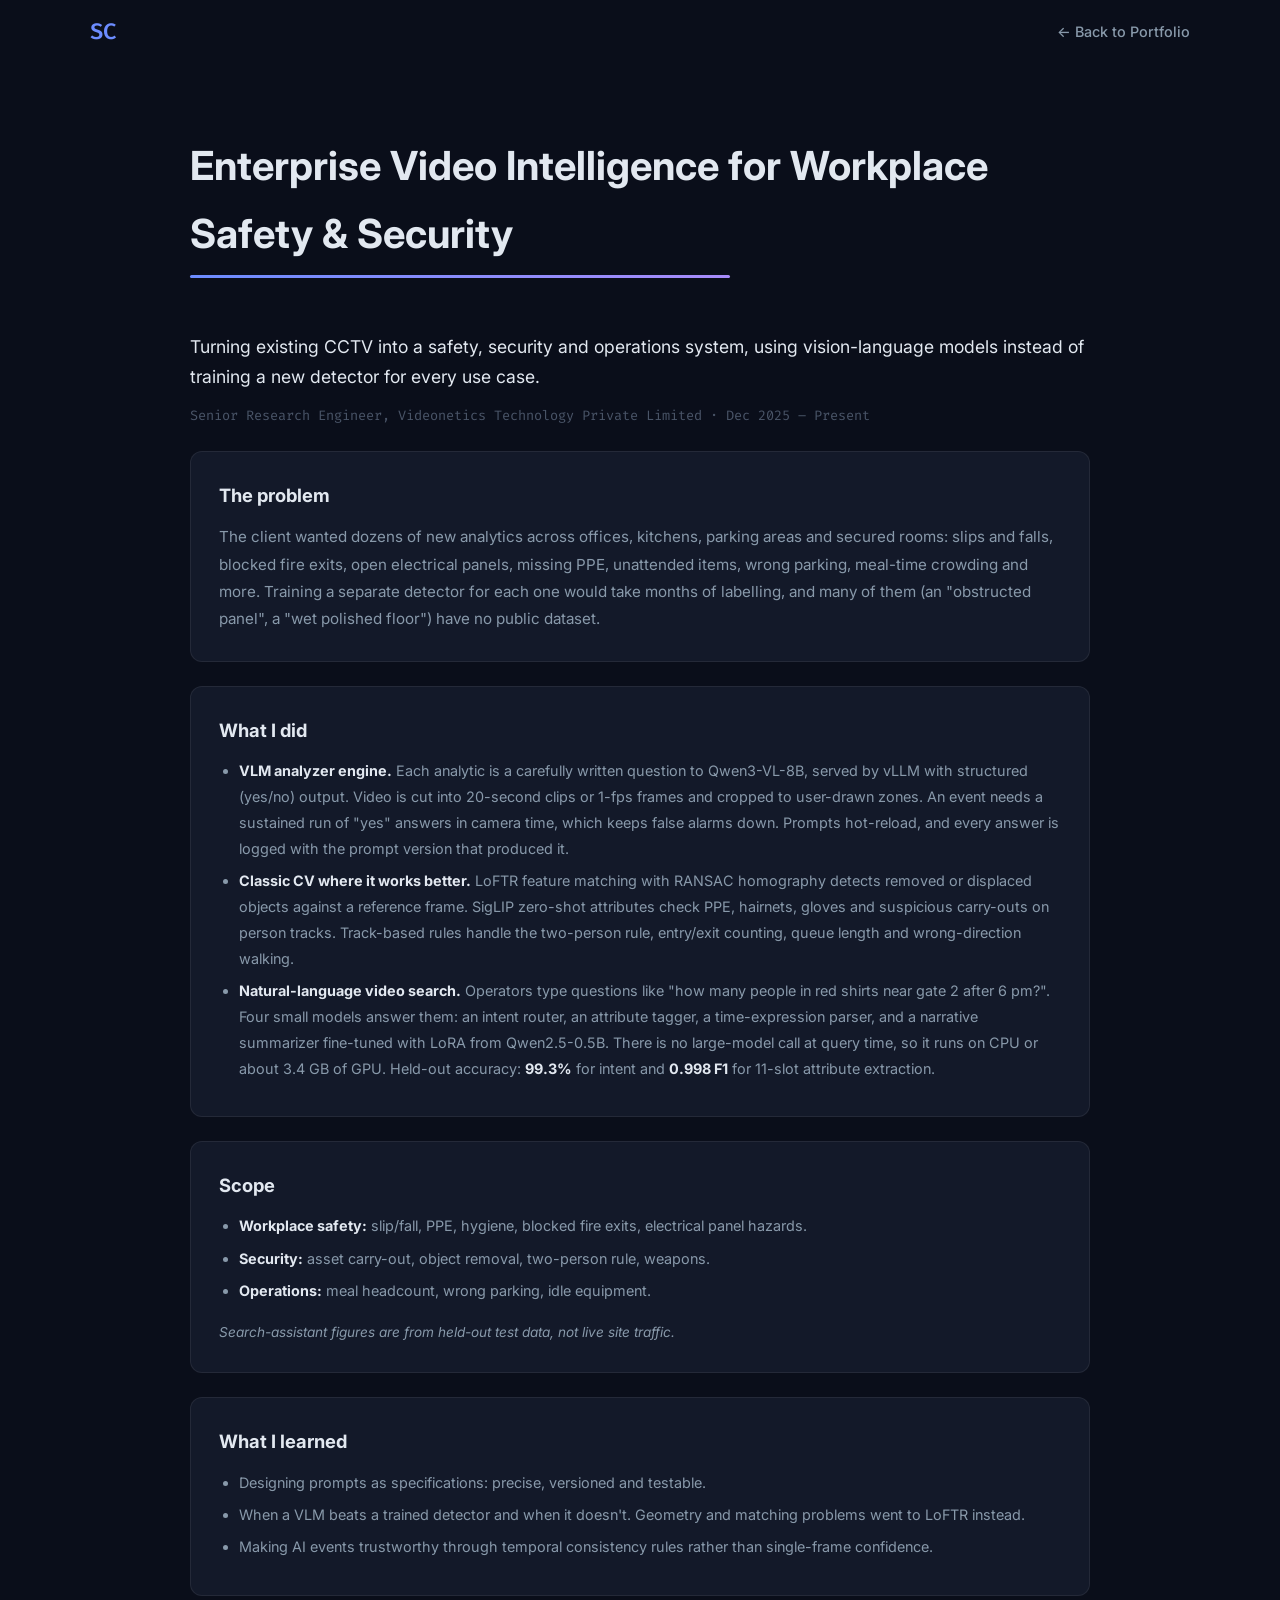
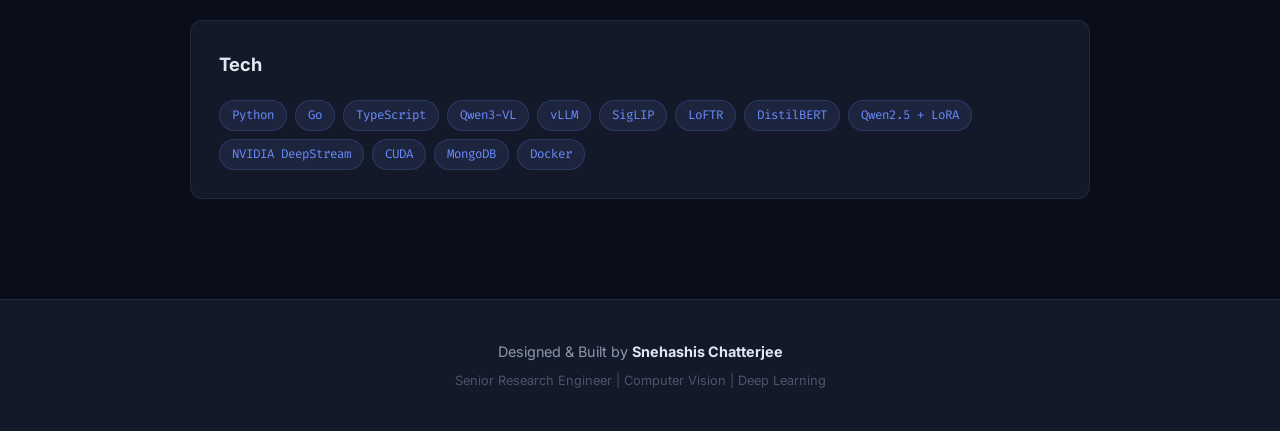
<file: enterprise-video-intelligence.html>
<!DOCTYPE html>
<html lang="en">
<head>
  <meta charset="UTF-8" />
  <meta name="viewport" content="width=device-width, initial-scale=1.0" />
  <title>Enterprise Video Intelligence | Snehashis Chatterjee</title>
  <link rel="stylesheet" href="style.css" />
  <link rel="icon" href="data:image/svg+xml,%3Csvg xmlns=%27http://www.w3.org/2000/svg%27 viewBox=%270 0 32 32%27%3E%3Crect width=%2732%27 height=%2732%27 rx=%276%27 fill=%27%230b0f1a%27/%3E%3Ctext x=%2716%27 y=%2722%27 font-family=%27Arial,sans-serif%27 font-size=%2715%27 font-weight=%27700%27 fill=%27%236c8cff%27 text-anchor=%27middle%27%3ESC%3C/text%3E%3C/svg%3E" />
  <link rel="preconnect" href="https://fonts.googleapis.com" />
  <link rel="preconnect" href="https://fonts.gstatic.com" crossorigin />
  <link href="https://fonts.googleapis.com/css2?family=Inter:wght@300;400;500;600;700&family=Fira+Code:wght@400;500&display=swap" rel="stylesheet" />
</head>
<body>

  <nav id="navbar">
    <div class="nav-container">
      <a class="nav-logo" href="index.html">SC</a>
      <ul class="nav-links">
        <li><a href="index.html#projects">&larr; Back to Portfolio</a></li>
      </ul>
    </div>
  </nav>

  <section class="section">
    <div class="container case-study">
      <h2 class="section-title">Enterprise Video Intelligence for Workplace Safety &amp; Security</h2>
      <p class="case-lede">Turning existing CCTV into a safety, security and operations system, using vision-language models instead of training a new detector for every use case.</p>
      <p class="case-meta">Senior Research Engineer, Videonetics Technology Private Limited &middot; Dec 2025 – Present</p>

      <div class="timeline-card">
        <h3 class="card-title">The problem</h3>
        <p class="case-text">The client wanted dozens of new analytics across offices, kitchens, parking areas and secured rooms: slips and falls, blocked fire exits, open electrical panels, missing PPE, unattended items, wrong parking, meal-time crowding and more. Training a separate detector for each one would take months of labelling, and many of them (an "obstructed panel", a "wet polished floor") have no public dataset.</p>
      </div>

      <div class="timeline-card">
        <h3 class="card-title">What I did</h3>
        <ul class="card-list">
          <li><strong>VLM analyzer engine.</strong> Each analytic is a carefully written question to Qwen3-VL-8B, served by vLLM with structured (yes/no) output. Video is cut into 20-second clips or 1-fps frames and cropped to user-drawn zones. An event needs a sustained run of "yes" answers in camera time, which keeps false alarms down. Prompts hot-reload, and every answer is logged with the prompt version that produced it.</li>
          <li><strong>Classic CV where it works better.</strong> LoFTR feature matching with RANSAC homography detects removed or displaced objects against a reference frame. SigLIP zero-shot attributes check PPE, hairnets, gloves and suspicious carry-outs on person tracks. Track-based rules handle the two-person rule, entry/exit counting, queue length and wrong-direction walking.</li>
          <li><strong>Natural-language video search.</strong> Operators type questions like "how many people in red shirts near gate 2 after 6 pm?". Four small models answer them: an intent router, an attribute tagger, a time-expression parser, and a narrative summarizer fine-tuned with LoRA from Qwen2.5-0.5B. There is no large-model call at query time, so it runs on CPU or about 3.4 GB of GPU. Held-out accuracy: <strong>99.3%</strong> for intent and <strong>0.998 F1</strong> for 11-slot attribute extraction.</li>
        </ul>
      </div>

      <div class="timeline-card">
        <h3 class="card-title">Scope</h3>
        <ul class="card-list">
          <li><strong>Workplace safety:</strong> slip/fall, PPE, hygiene, blocked fire exits, electrical panel hazards.</li>
          <li><strong>Security:</strong> asset carry-out, object removal, two-person rule, weapons.</li>
          <li><strong>Operations:</strong> meal headcount, wrong parking, idle equipment.</li>
        </ul>
        <p class="case-text case-note">Search-assistant figures are from held-out test data, not live site traffic.</p>
      </div>

      <div class="timeline-card">
        <h3 class="card-title">What I learned</h3>
        <ul class="card-list">
          <li>Designing prompts as specifications: precise, versioned and testable.</li>
          <li>When a VLM beats a trained detector and when it doesn't. Geometry and matching problems went to LoFTR instead.</li>
          <li>Making AI events trustworthy through temporal consistency rules rather than single-frame confidence.</li>
        </ul>
      </div>

      <div class="timeline-card">
        <h3 class="card-title">Tech</h3>
        <div class="card-tags">
          <span>Python</span><span>Go</span><span>TypeScript</span><span>Qwen3-VL</span><span>vLLM</span><span>SigLIP</span><span>LoFTR</span><span>DistilBERT</span><span>Qwen2.5 + LoRA</span><span>NVIDIA DeepStream</span><span>CUDA</span><span>MongoDB</span><span>Docker</span>
        </div>
      </div>
    </div>
  </section>

  <footer>
    <div class="container">
      <p>Designed &amp; Built by <strong>Snehashis Chatterjee</strong></p>
      <p class="footer-sub">Senior Research Engineer | Computer Vision | Deep Learning</p>
    </div>
  </footer>

</body>
</html>
</file>
<file: style.css>
/* =====================================================
   Snehashis Chatterjee — Portfolio
   ===================================================== */

/* ---------- CSS Variables ---------- */
:root {
  --bg: #0a0e1a;
  --bg-alt: #0f1526;
  --surface: #131929;
  --surface-2: #1a2236;
  --border: rgba(255, 255, 255, 0.07);
  --accent: #6c8cff;
  --accent-2: #a78bfa;
  --accent-glow: rgba(108, 140, 255, 0.25);
  --text: #e2e8f0;
  --text-muted: #8899aa;
  --text-faint: #4a5568;
  --success: #34d399;
  --warning: #fbbf24;
  --font: 'Inter', sans-serif;
  --font-mono: 'Fira Code', monospace;
  --radius: 12px;
  --radius-sm: 8px;
  --radius-pill: 999px;
  --shadow: 0 4px 24px rgba(0, 0, 0, 0.4);
  --shadow-accent: 0 0 32px var(--accent-glow);
  --transition: 0.3s cubic-bezier(0.4, 0, 0.2, 1);
  --nav-h: 64px;
}

/* ---------- Reset ---------- */
*, *::before, *::after { box-sizing: border-box; margin: 0; padding: 0; }
html { scroll-behavior: smooth; font-size: 16px; }
body {
  font-family: var(--font);
  background: var(--bg);
  color: var(--text);
  line-height: 1.7;
  overflow-x: hidden;
}
a { color: inherit; text-decoration: none; }
ul { list-style: none; }
img { max-width: 100%; display: block; }
button { cursor: pointer; border: none; background: none; font: inherit; }

/* ---------- Utility ---------- */
.container {
  width: min(1100px, 92%);
  margin-inline: auto;
}

.section {
  padding: 100px 0;
}

.section-alt {
  background: var(--bg-alt);
}

.section-title {
  font-size: clamp(1.75rem, 4vw, 2.5rem);
  font-weight: 700;
  margin-bottom: 3rem;
  position: relative;
  display: inline-block;
}

.section-title::after {
  content: '';
  position: absolute;
  bottom: -10px;
  left: 0;
  width: 60%;
  height: 3px;
  background: linear-gradient(90deg, var(--accent), var(--accent-2));
  border-radius: var(--radius-pill);
}

/* ---------- NAV ---------- */
#navbar {
  position: fixed;
  top: 0;
  left: 0;
  right: 0;
  z-index: 1000;
  height: var(--nav-h);
  transition: background var(--transition), box-shadow var(--transition);
}

#navbar.scrolled {
  background: rgba(10, 14, 26, 0.92);
  backdrop-filter: blur(12px);
  box-shadow: 0 1px 0 var(--border);
}

.nav-container {
  height: 100%;
  display: flex;
  align-items: center;
  justify-content: space-between;
  width: min(1100px, 92%);
  margin-inline: auto;
}

.nav-logo {
  font-family: var(--font-mono);
  font-size: 1.4rem;
  font-weight: 600;
  color: var(--accent);
  letter-spacing: -0.02em;
}

.nav-links {
  display: flex;
  gap: 2rem;
}

.nav-links a {
  font-size: 0.9rem;
  font-weight: 500;
  color: var(--text-muted);
  transition: color var(--transition);
  position: relative;
}

.nav-links a::after {
  content: '';
  position: absolute;
  bottom: -4px;
  left: 0;
  width: 0;
  height: 2px;
  background: var(--accent);
  border-radius: var(--radius-pill);
  transition: width var(--transition);
}

.nav-links a:hover { color: var(--text); }
.nav-links a:hover::after { width: 100%; }

.hamburger {
  display: none;
  flex-direction: column;
  gap: 5px;
  padding: 4px;
}

.hamburger span {
  display: block;
  width: 24px;
  height: 2px;
  background: var(--text);
  border-radius: var(--radius-pill);
  transition: var(--transition);
}

/* ---------- HERO ---------- */
#hero {
  min-height: 100vh;
  display: flex;
  align-items: center;
  justify-content: center;
  position: relative;
  overflow: hidden;
  padding: calc(var(--nav-h) + 40px) 20px 80px;
}

.hero-bg {
  position: absolute;
  inset: 0;
  background:
    radial-gradient(ellipse 80% 60% at 50% 0%, rgba(108, 140, 255, 0.12) 0%, transparent 70%),
    radial-gradient(ellipse 50% 40% at 80% 100%, rgba(167, 139, 250, 0.08) 0%, transparent 60%);
  pointer-events: none;
}

/* Grid lines */
.hero-bg::after {
  content: '';
  position: absolute;
  inset: 0;
  background-image:
    linear-gradient(var(--border) 1px, transparent 1px),
    linear-gradient(90deg, var(--border) 1px, transparent 1px);
  background-size: 60px 60px;
  mask-image: radial-gradient(ellipse 80% 80% at 50% 50%, black 30%, transparent 80%);
}

.hero-content {
  position: relative;
  z-index: 1;
  text-align: center;
  max-width: 760px;
}

.hero-greeting {
  font-family: var(--font-mono);
  font-size: 1rem;
  color: var(--accent);
  margin-bottom: 0.5rem;
  opacity: 0;
  animation: fadeUp 0.6s 0.2s forwards;
}

.hero-name {
  font-size: clamp(2.5rem, 7vw, 5rem);
  font-weight: 800;
  line-height: 1.1;
  letter-spacing: -0.03em;
  background: linear-gradient(135deg, #fff 30%, var(--accent));
  -webkit-background-clip: text;
  -webkit-text-fill-color: transparent;
  background-clip: text;
  opacity: 0;
  animation: fadeUp 0.6s 0.4s forwards;
}

.hero-title {
  font-size: clamp(1.1rem, 3vw, 1.6rem);
  font-weight: 400;
  color: var(--accent-2);
  min-height: 2rem;
  margin-top: 0.75rem;
  font-family: var(--font-mono);
  opacity: 0;
  animation: fadeUp 0.6s 0.6s forwards;
}

.cursor {
  animation: blink 1s step-end infinite;
  color: var(--accent);
}

@keyframes blink { 0%, 100% { opacity: 1; } 50% { opacity: 0; } }

.hero-sub {
  margin-top: 1.25rem;
  font-size: 1.05rem;
  color: var(--text-muted);
  max-width: 560px;
  margin-inline: auto;
  opacity: 0;
  animation: fadeUp 0.6s 0.8s forwards;
}

.hero-btns {
  margin-top: 2.5rem;
  display: flex;
  gap: 1rem;
  justify-content: center;
  flex-wrap: wrap;
  opacity: 0;
  animation: fadeUp 0.6s 1s forwards;
}

.btn {
  padding: 0.8rem 2rem;
  border-radius: var(--radius-pill);
  font-weight: 600;
  font-size: 0.95rem;
  transition: var(--transition);
  display: inline-flex;
  align-items: center;
  gap: 0.5rem;
}

.btn-primary {
  background: var(--accent);
  color: #fff;
  box-shadow: 0 0 24px var(--accent-glow);
}

.btn-primary:hover {
  background: #7c9bff;
  box-shadow: 0 0 36px var(--accent-glow);
  transform: translateY(-2px);
}

.btn-outline {
  border: 2px solid var(--border);
  color: var(--text);
}

.btn-outline:hover {
  border-color: var(--accent);
  color: var(--accent);
  transform: translateY(-2px);
}

.hero-socials {
  margin-top: 2.5rem;
  display: flex;
  gap: 1.25rem;
  justify-content: center;
  opacity: 0;
  animation: fadeUp 0.6s 1.2s forwards;
}

.hero-socials a {
  width: 44px;
  height: 44px;
  border-radius: 50%;
  border: 1px solid var(--border);
  display: flex;
  align-items: center;
  justify-content: center;
  color: var(--text-muted);
  transition: var(--transition);
}

.hero-socials a svg { width: 20px; height: 20px; }

.hero-socials a:hover {
  border-color: var(--accent);
  color: var(--accent);
  box-shadow: 0 0 16px var(--accent-glow);
  transform: translateY(-3px);
}

.scroll-indicator {
  position: absolute;
  bottom: 40px;
  left: 50%;
  transform: translateX(-50%);
  opacity: 0;
  animation: fadeIn 1s 1.6s forwards;
}

.scroll-dot {
  width: 28px;
  height: 44px;
  border: 2px solid var(--border);
  border-radius: 14px;
  position: relative;
}

.scroll-dot::before {
  content: '';
  position: absolute;
  top: 6px;
  left: 50%;
  transform: translateX(-50%);
  width: 4px;
  height: 8px;
  border-radius: var(--radius-pill);
  background: var(--accent);
  animation: scrollBounce 2s infinite;
}

@keyframes scrollBounce {
  0%, 100% { transform: translateX(-50%) translateY(0); opacity: 1; }
  80% { transform: translateX(-50%) translateY(12px); opacity: 0; }
}

/* ---------- ABOUT ---------- */
.about-grid {
  display: grid;
  grid-template-columns: auto 1fr;
  gap: 4rem;
  align-items: center;
}

.about-avatar {
  display: flex;
  flex-direction: column;
  align-items: center;
  gap: 1.25rem;
}

.avatar-ring {
  width: 200px;
  height: 200px;
  border-radius: 50%;
  background: transparent;
  box-shadow: var(--shadow-accent);
  display: flex;
  align-items: center;
  justify-content: center;
}

.avatar-img {
  width: 200px;
  height: 200px;
  border-radius: 50%;
  object-fit: cover;
  object-position: center center;
  display: block;
  filter: drop-shadow(0 0 18px var(--accent-glow));
}

.avatar-badges {
  display: flex;
  flex-direction: column;
  gap: 0.5rem;
  align-items: center;
}

.badge {
  padding: 0.3rem 0.9rem;
  background: var(--surface-2);
  border: 1px solid var(--border);
  border-radius: var(--radius-pill);
  font-size: 0.78rem;
  font-weight: 500;
  color: var(--text-muted);
}

.about-text p {
  color: var(--text-muted);
  margin-bottom: 1.1rem;
}

.about-text strong { color: var(--text); }

.about-stats {
  display: flex;
  gap: 2rem;
  margin-top: 2rem;
  padding-top: 2rem;
  border-top: 1px solid var(--border);
}

.stat { text-align: center; }

.stat-num {
  display: block;
  font-size: 2rem;
  font-weight: 800;
  background: linear-gradient(135deg, var(--accent), var(--accent-2));
  -webkit-background-clip: text;
  -webkit-text-fill-color: transparent;
  background-clip: text;
}

.stat-label {
  font-size: 0.8rem;
  color: var(--text-muted);
}

/* ---------- TIMELINE ---------- */
.timeline {
  position: relative;
  padding-left: 2rem;
}

.timeline::before {
  content: '';
  position: absolute;
  left: 0;
  top: 0;
  bottom: 0;
  width: 2px;
  background: linear-gradient(180deg, var(--accent), var(--accent-2), transparent);
}

.timeline-item {
  position: relative;
  margin-bottom: 2.5rem;
  opacity: 0;
  transform: translateY(20px);
  transition: opacity 0.6s, transform 0.6s;
}

.timeline-item.visible {
  opacity: 1;
  transform: translateY(0);
}

.timeline-dot {
  position: absolute;
  left: -2.5rem;
  top: 1.5rem;
  width: 14px;
  height: 14px;
  border-radius: 50%;
  background: var(--accent);
  border: 3px solid var(--bg-alt);
  box-shadow: 0 0 12px var(--accent-glow);
}

.timeline-card {
  background: var(--surface);
  border: 1px solid var(--border);
  border-radius: var(--radius);
  padding: 1.75rem;
  transition: border-color var(--transition), box-shadow var(--transition);
}

.timeline-card:hover {
  border-color: rgba(108, 140, 255, 0.3);
  box-shadow: var(--shadow-accent);
}

.card-header {
  display: flex;
  justify-content: space-between;
  align-items: flex-start;
  gap: 1rem;
  flex-wrap: wrap;
  margin-bottom: 1rem;
}

.card-title {
  font-size: 1.15rem;
  font-weight: 700;
  color: var(--text);
}

.card-company {
  font-size: 0.95rem;
  color: var(--accent);
  font-weight: 600;
  margin-top: 0.25rem;
}

.card-cert-link {
  display: inline-block;
  font-size: 0.8rem;
  font-weight: 600;
  color: var(--accent-2);
  margin-top: 0.3rem;
  transition: color var(--transition);
}

.card-cert-link:hover { color: var(--accent); }

.card-supervisor {
  font-size: 0.85rem;
  color: var(--accent-2);
  margin-top: 0.15rem;
  font-style: italic;
}

.card-meta {
  text-align: right;
  flex-shrink: 0;
}

.card-date {
  display: block;
  font-size: 0.85rem;
  font-family: var(--font-mono);
  color: var(--text-muted);
}

.card-location {
  display: block;
  font-size: 0.8rem;
  color: var(--text-faint);
  margin-top: 0.2rem;
}

.card-list {
  list-style: disc;
  padding-left: 1.25rem;
  color: var(--text-muted);
  font-size: 0.9rem;
  line-height: 1.8;
}

.card-list li { margin-bottom: 0.4rem; }
.card-list strong { color: var(--text); }
.card-list a { color: var(--accent-2); font-weight: 600; text-decoration: underline; text-underline-offset: 2px; }
.card-list a:hover { color: var(--accent); }

.card-tags {
  display: flex;
  flex-wrap: wrap;
  gap: 0.5rem;
  margin-top: 1.25rem;
}

.card-tags span {
  padding: 0.25rem 0.75rem;
  background: rgba(108, 140, 255, 0.1);
  border: 1px solid rgba(108, 140, 255, 0.2);
  border-radius: var(--radius-pill);
  font-size: 0.78rem;
  color: var(--accent);
  font-family: var(--font-mono);
}

/* ---------- PROJECTS ---------- */
.projects-grid {
  display: grid;
  grid-template-columns: repeat(auto-fit, minmax(340px, 1fr));
  gap: 1.75rem;
}

.project-card {
  background: var(--surface);
  border: 1px solid var(--border);
  border-radius: var(--radius);
  padding: 2rem;
  display: flex;
  flex-direction: column;
  gap: 1rem;
  transition: border-color var(--transition), box-shadow var(--transition), transform var(--transition);
  opacity: 0;
  transform: translateY(20px);
}

.project-card.visible {
  opacity: 1;
  transform: translateY(0);
  transition: opacity 0.6s, transform 0.6s, border-color var(--transition), box-shadow var(--transition);
}

.project-card:hover {
  border-color: rgba(108, 140, 255, 0.3);
  box-shadow: var(--shadow-accent);
  transform: translateY(-4px);
}

.project-icon {
  width: 52px;
  height: 52px;
  border-radius: var(--radius-sm);
  background: rgba(108, 140, 255, 0.1);
  display: flex;
  align-items: center;
  justify-content: center;
  color: var(--accent);
}

.project-icon svg { width: 28px; height: 28px; }

.project-card h3 {
  font-size: 1.1rem;
  font-weight: 700;
  line-height: 1.3;
}

.project-card p {
  font-size: 0.9rem;
  color: var(--text-muted);
  line-height: 1.7;
  flex: 1;
}

.project-tags {
  display: flex;
  flex-wrap: wrap;
  gap: 0.4rem;
}

.project-tags span {
  padding: 0.2rem 0.65rem;
  background: var(--surface-2);
  border-radius: var(--radius-pill);
  font-size: 0.75rem;
  color: var(--text-muted);
  font-family: var(--font-mono);
}

.project-link {
  display: inline-flex;
  align-items: center;
  gap: 0.4rem;
  font-size: 0.88rem;
  font-weight: 600;
  color: var(--accent);
  transition: gap var(--transition), color var(--transition);
  margin-top: auto;
}

.project-link svg { width: 15px; height: 15px; }
.project-link:hover { gap: 0.7rem; color: var(--accent-2); }

/* ---------- SKILLS ---------- */
.skills-grid {
  display: grid;
  grid-template-columns: repeat(auto-fit, minmax(280px, 1fr));
  gap: 1.75rem;
}

.skill-group {
  background: var(--surface);
  border: 1px solid var(--border);
  border-radius: var(--radius);
  padding: 1.75rem;
  transition: border-color var(--transition);
  opacity: 0;
  transform: translateY(20px);
}

.skill-group.visible {
  opacity: 1;
  transform: translateY(0);
  transition: opacity 0.6s, transform 0.6s, border-color var(--transition);
}

.skill-group:hover { border-color: rgba(108, 140, 255, 0.2); }

.skill-group-icon {
  width: 44px;
  height: 44px;
  border-radius: var(--radius-sm);
  background: rgba(108, 140, 255, 0.1);
  display: flex;
  align-items: center;
  justify-content: center;
  color: var(--accent);
  margin-bottom: 1rem;
}

.skill-group-icon svg { width: 24px; height: 24px; }

.skill-group h3 {
  font-size: 1rem;
  font-weight: 700;
  margin-bottom: 1rem;
}

.skill-tags {
  display: flex;
  flex-wrap: wrap;
  gap: 0.5rem;
}

.skill-tags span {
  padding: 0.3rem 0.8rem;
  background: var(--surface-2);
  border: 1px solid var(--border);
  border-radius: var(--radius-pill);
  font-size: 0.8rem;
  color: var(--text-muted);
  transition: var(--transition);
}

.skill-tags span.highlight {
  background: rgba(108, 140, 255, 0.1);
  border-color: rgba(108, 140, 255, 0.25);
  color: var(--accent);
}

.skill-tags span:hover {
  border-color: var(--accent);
  color: var(--accent);
}

/* Courses */
.course-list { display: flex; flex-direction: column; gap: 0.75rem; }

.course-item {
  display: flex;
  justify-content: space-between;
  align-items: center;
  gap: 1rem;
  padding: 0.75rem;
  background: var(--surface-2);
  border-radius: var(--radius-sm);
}

.course-name {
  font-size: 0.88rem;
  font-weight: 600;
  color: var(--text);
  transition: color var(--transition);
}

.course-name:hover { color: var(--accent); }

.course-inst {
  font-size: 0.78rem;
  color: var(--text-faint);
  margin-top: 0.15rem;
}

.course-grade {
  font-family: var(--font-mono);
  font-size: 0.9rem;
  font-weight: 700;
  color: var(--text-muted);
  white-space: nowrap;
  padding: 0.2rem 0.6rem;
  background: var(--surface);
  border-radius: var(--radius-sm);
}

.course-grade.perfect { color: var(--success); }

/* ---------- EDUCATION ---------- */
.edu-list {
  display: flex;
  flex-direction: column;
  gap: 2rem;
}

.edu-card {
  background: var(--surface);
  border: 1px solid var(--border);
  border-radius: var(--radius);
  padding: 2.5rem;
  display: flex;
  align-items: flex-start;
  gap: 2rem;
  max-width: 720px;
  opacity: 0;
  transform: translateY(20px);
  transition: opacity 0.6s, transform 0.6s, border-color var(--transition), box-shadow var(--transition);
}

.edu-card.visible {
  opacity: 1;
  transform: translateY(0);
}

.edu-card:hover {
  border-color: rgba(108, 140, 255, 0.3);
  box-shadow: var(--shadow-accent);
}

.edu-icon {
  width: 60px;
  height: 60px;
  border-radius: var(--radius-sm);
  background: rgba(108, 140, 255, 0.1);
  display: flex;
  align-items: center;
  justify-content: center;
  color: var(--accent);
  flex-shrink: 0;
}

.edu-icon svg { width: 32px; height: 32px; }

.edu-body h3 { font-size: 1.3rem; font-weight: 700; }

.edu-field {
  font-size: 1rem;
  color: var(--accent);
  margin-top: 0.3rem;
}

.edu-inst {
  font-size: 0.9rem;
  color: var(--text-muted);
  margin-top: 0.3rem;
}

.edu-footer {
  display: flex;
  gap: 1.5rem;
  align-items: center;
  margin-top: 1.25rem;
  flex-wrap: wrap;
}

.edu-date {
  font-family: var(--font-mono);
  font-size: 0.85rem;
  color: var(--text-faint);
}

.edu-cgpa {
  padding: 0.3rem 0.9rem;
  background: rgba(52, 211, 153, 0.1);
  border: 1px solid rgba(52, 211, 153, 0.25);
  border-radius: var(--radius-pill);
  font-family: var(--font-mono);
  font-size: 0.85rem;
  font-weight: 700;
  color: var(--success);
}

/* ---------- CONTACT ---------- */
.contact-sub {
  color: var(--text-muted);
  max-width: 540px;
  margin-bottom: 2.5rem;
  font-size: 1rem;
}

.contact-cards {
  display: grid;
  grid-template-columns: repeat(auto-fit, minmax(240px, 1fr));
  gap: 1.25rem;
}

#contact .container {
  width: min(1210px, 92%);
}

/* ---------- HOBBIES ---------- */
#hobbies .container {
  width: min(1600px, 95%);
}

#hobbies .contact-cards {
  grid-template-columns: repeat(auto-fit, minmax(220px, 280px));
}

.gallery-slider {
  margin: 2.5rem auto 0;
  max-width: 1000px;
}

.gallery-stage {
  position: relative;
  display: flex;
  align-items: center;
}

.gallery-main {
  width: 100%;
  aspect-ratio: 16 / 10;
  display: flex;
  align-items: center;
  justify-content: center;
  overflow: hidden;
  border-radius: var(--radius-sm);
  border: 1px solid var(--border);
  background: var(--surface);
}

.gallery-main img {
  max-width: 100%;
  max-height: 100%;
  object-fit: contain;
  display: block;
  cursor: zoom-in;
  transition: opacity var(--transition);
}

.gallery-main img.fading {
  opacity: 0;
}

.gallery-nav {
  position: absolute;
  top: 50%;
  z-index: 2;
  width: 44px;
  height: 44px;
  transform: translateY(-50%);
  display: flex;
  align-items: center;
  justify-content: center;
  border: 1px solid var(--border);
  border-radius: var(--radius-sm);
  background: rgba(6, 8, 16, 0.85);
  color: var(--text);
  cursor: pointer;
  transition: var(--transition);
}

.gallery-nav svg {
  width: 20px;
  height: 20px;
}

.gallery-nav:hover {
  border-color: var(--accent);
  color: var(--accent);
}

.gallery-prev { left: -22px; }
.gallery-next { right: -22px; }

.gallery-caption {
  text-align: center;
  padding: 1.25rem 0 1.5rem;
}

.gallery-caption h3 {
  font-size: 1.05rem;
  font-weight: 600;
  color: var(--text);
}

.gallery-caption p {
  margin-top: 0.4rem;
  font-size: 0.85rem;
  color: var(--text-muted);
}

.gallery-thumbs {
  display: flex;
  gap: 0.75rem;
  overflow-x: auto;
  padding-bottom: 0.5rem;
  scroll-behavior: smooth;
  scrollbar-width: thin;
  scrollbar-color: var(--surface-2) transparent;
}

.gallery-thumbs::-webkit-scrollbar { height: 6px; }
.gallery-thumbs::-webkit-scrollbar-track { background: transparent; }
.gallery-thumbs::-webkit-scrollbar-thumb {
  background: var(--surface-2);
  border-radius: var(--radius-pill);
}

.gallery-thumb {
  flex: 0 0 auto;
  width: 110px;
  height: 72px;
  padding: 0;
  overflow: hidden;
  border: 2px solid transparent;
  border-radius: var(--radius-sm);
  background: var(--surface);
  opacity: 0.55;
  cursor: pointer;
  transition: var(--transition);
}

.gallery-thumb img {
  width: 100%;
  height: 100%;
  object-fit: cover;
  display: block;
}

.gallery-thumb:hover {
  opacity: 0.85;
}

.gallery-thumb.active {
  opacity: 1;
  border-color: var(--accent);
}

@media (max-width: 1080px) {
  .gallery-prev { left: 8px; }
  .gallery-next { right: 8px; }
}

@media (max-width: 480px) {
  .gallery-thumb { width: 80px; height: 54px; }
  .gallery-nav { width: 36px; height: 36px; }
}

.contact-card {
  background: var(--surface);
  border: 1px solid var(--border);
  border-radius: var(--radius);
  padding: 1.5rem;
  display: flex;
  align-items: center;
  gap: 1rem;
  transition: border-color var(--transition), box-shadow var(--transition), transform var(--transition);
}

.contact-card:not(.no-link):hover {
  border-color: rgba(108, 140, 255, 0.35);
  box-shadow: var(--shadow-accent);
  transform: translateY(-3px);
}

.contact-card svg {
  width: 28px;
  height: 28px;
  color: var(--accent);
  flex-shrink: 0;
}

.contact-label {
  font-size: 0.78rem;
  color: var(--text-faint);
  text-transform: uppercase;
  letter-spacing: 0.08em;
  font-weight: 600;
  margin-bottom: 0.25rem;
}

.contact-value {
  font-size: 0.9rem;
  color: var(--text);
  word-break: break-all;
}

/* ---------- FOOTER ---------- */
footer {
  background: var(--surface);
  border-top: 1px solid var(--border);
  padding: 2.5rem 0;
  text-align: center;
}

footer p {
  color: var(--text-muted);
  font-size: 0.9rem;
}

footer strong { color: var(--text); }

.footer-sub {
  font-size: 0.8rem !important;
  color: var(--text-faint) !important;
  margin-top: 0.3rem;
}

/* ---------- ANIMATIONS ---------- */
@keyframes fadeUp {
  from { opacity: 0; transform: translateY(24px); }
  to   { opacity: 1; transform: translateY(0); }
}

@keyframes fadeIn {
  to { opacity: 0.7; }
}

/* ---------- RESPONSIVE ---------- */
@media (max-width: 900px) {
  .about-grid {
    grid-template-columns: 1fr;
    text-align: center;
  }

  .about-avatar { order: -1; }

  .about-stats { justify-content: center; }

  .section-title::after { left: 50%; transform: translateX(-50%); }

  .section-title { display: block; text-align: center; }
}

@media (max-width: 700px) {
  .hamburger { display: flex; }

  .nav-links {
    position: fixed;
    top: var(--nav-h);
    left: 0;
    right: 0;
    background: rgba(10, 14, 26, 0.97);
    backdrop-filter: blur(12px);
    flex-direction: column;
    align-items: center;
    padding: 2rem;
    gap: 1.5rem;
    transform: translateY(-120%);
    transition: transform var(--transition);
    border-bottom: 1px solid var(--border);
  }

  .nav-links.open { transform: translateY(0); }

  .card-header { flex-direction: column; }
  .card-meta { text-align: left; }

  .edu-card { flex-direction: column; }

  .timeline { padding-left: 1.5rem; }
  .timeline-dot { left: -2rem; }

  .contact-cards { grid-template-columns: 1fr; }

  .about-stats { gap: 1.5rem; flex-wrap: wrap; justify-content: center; }
}

@media (max-width: 480px) {
  .section { padding: 70px 0; }
  .projects-grid { grid-template-columns: 1fr; }
  .skills-grid { grid-template-columns: 1fr; }
}

/* ---------- LIGHTBOX ---------- */
.lightbox {
  position: fixed;
  inset: 0;
  z-index: 1000;
  display: flex;
  align-items: center;
  justify-content: center;
  padding: 2rem;
  background: rgba(6, 8, 16, 0.97);
  opacity: 0;
  visibility: hidden;
  transition: opacity var(--transition);
}

.lightbox.active {
  opacity: 1;
  visibility: visible;
}

/* Slider moved into the lightbox: bigger stage, arrows kept inside */
.lightbox .gallery-slider {
  width: min(1200px, 100%);
  max-width: none;
  margin: 0;
}

.lightbox .gallery-main {
  aspect-ratio: auto;
  height: 68vh;
}

.lightbox .gallery-main img {
  cursor: default;
}

.lightbox .gallery-prev { left: 12px; }
.lightbox .gallery-next { right: 12px; }

@media (max-width: 768px) {
  .lightbox { padding: 4.5rem 1rem 1rem; }
  .lightbox .gallery-main { height: 50vh; }
}

.lightbox-close {
  position: absolute;
  z-index: 3;
  top: 1.5rem;
  right: 1.5rem;
  width: 44px;
  height: 44px;
  border-radius: 50%;
  border: 1px solid var(--border);
  background: var(--surface);
  color: var(--text);
  font-size: 1.75rem;
  line-height: 1;
  cursor: pointer;
  display: flex;
  align-items: center;
  justify-content: center;
  transition: var(--transition);
}

.lightbox-close:hover {
  border-color: var(--accent);
  color: var(--accent);
}

/* ---------- CASE STUDY ---------- */
.case-study { max-width: 900px; padding-top: 2rem; }
.case-study .timeline-card { margin-top: 1.5rem; }
.case-study .card-title { margin-bottom: 0.75rem; }
.case-lede { font-size: 1.1rem; color: var(--text); line-height: 1.7; margin-top: 1rem; }
.case-meta { font-family: var(--font-mono); font-size: 0.85rem; color: var(--text-faint); margin-top: 0.75rem; }
.case-text { color: var(--text-muted); font-size: 0.95rem; line-height: 1.8; }
.case-note { margin-top: 1rem; font-size: 0.85rem; font-style: italic; }

.skill-group-wide { grid-column: 1 / -1; }
.skill-group-wide .course-list { display: grid; grid-template-columns: repeat(auto-fit, minmax(260px, 1fr)); gap: 0.75rem; }
</file>
